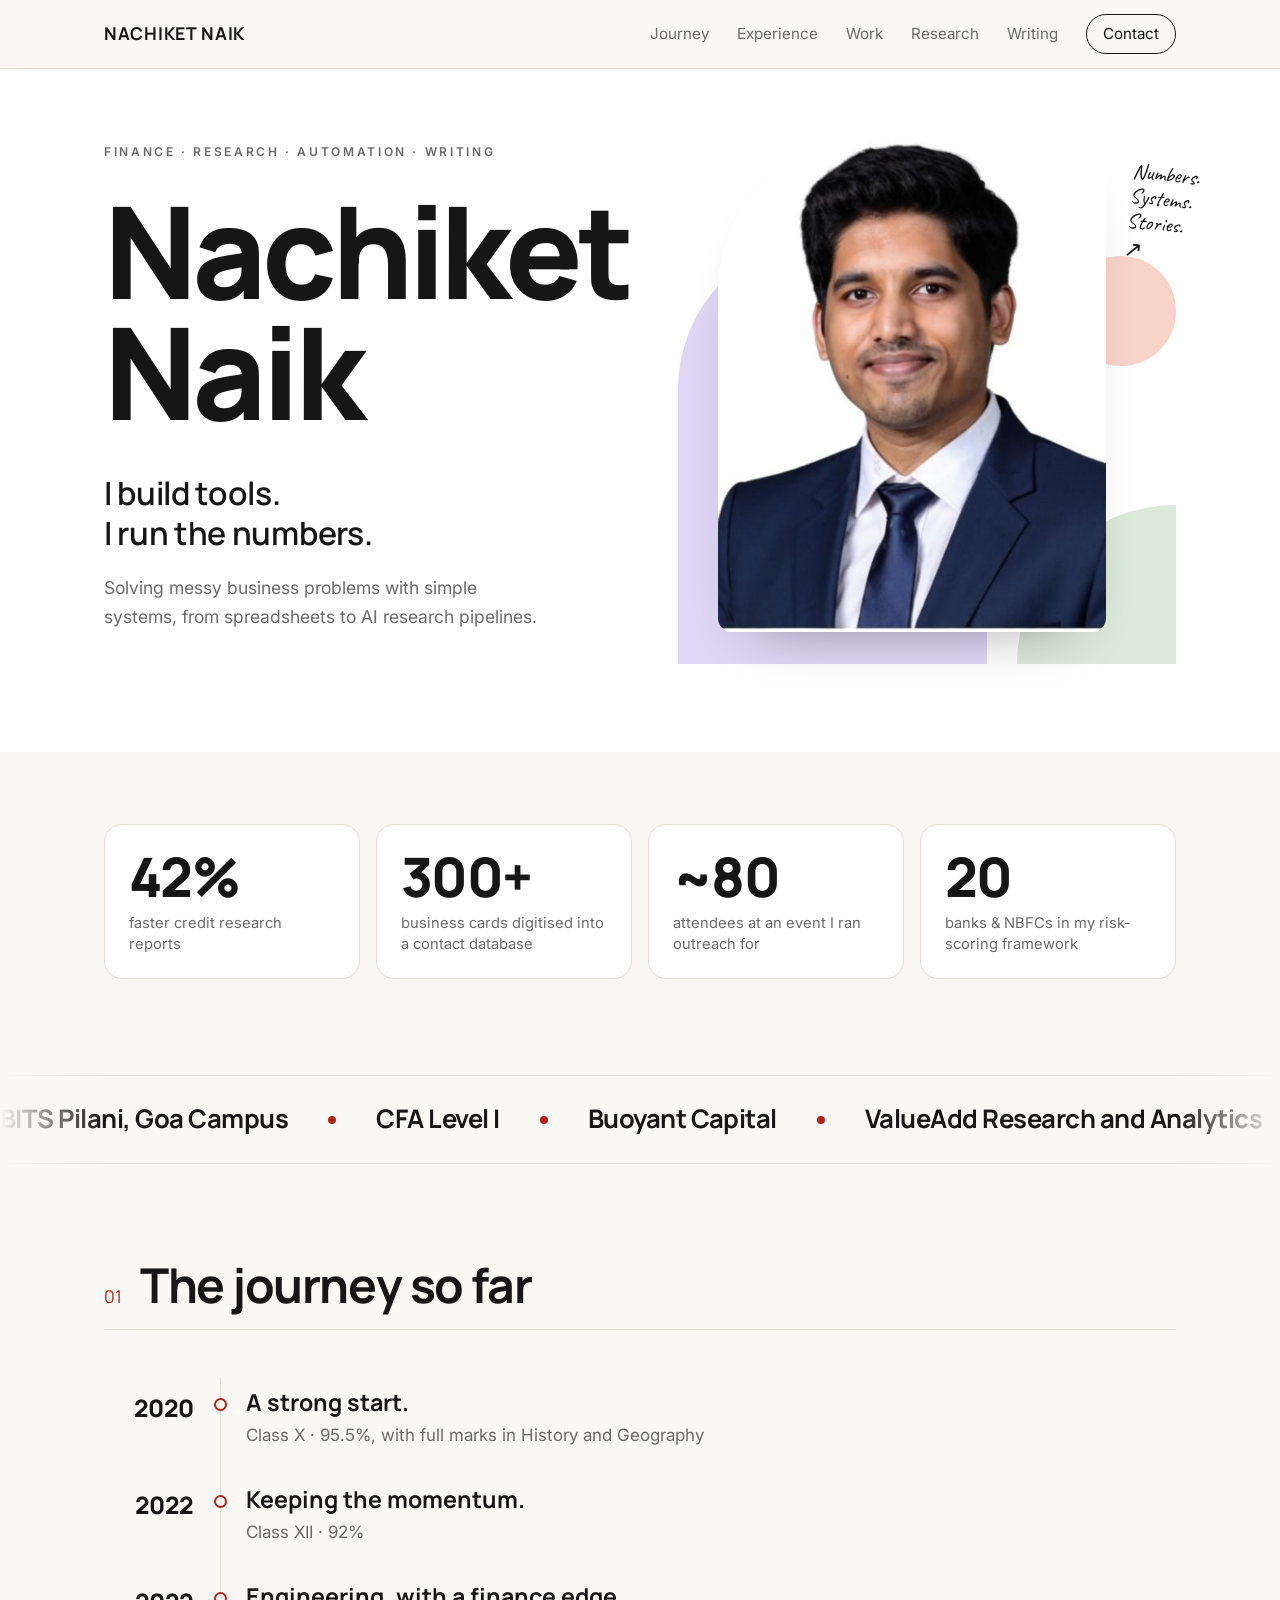
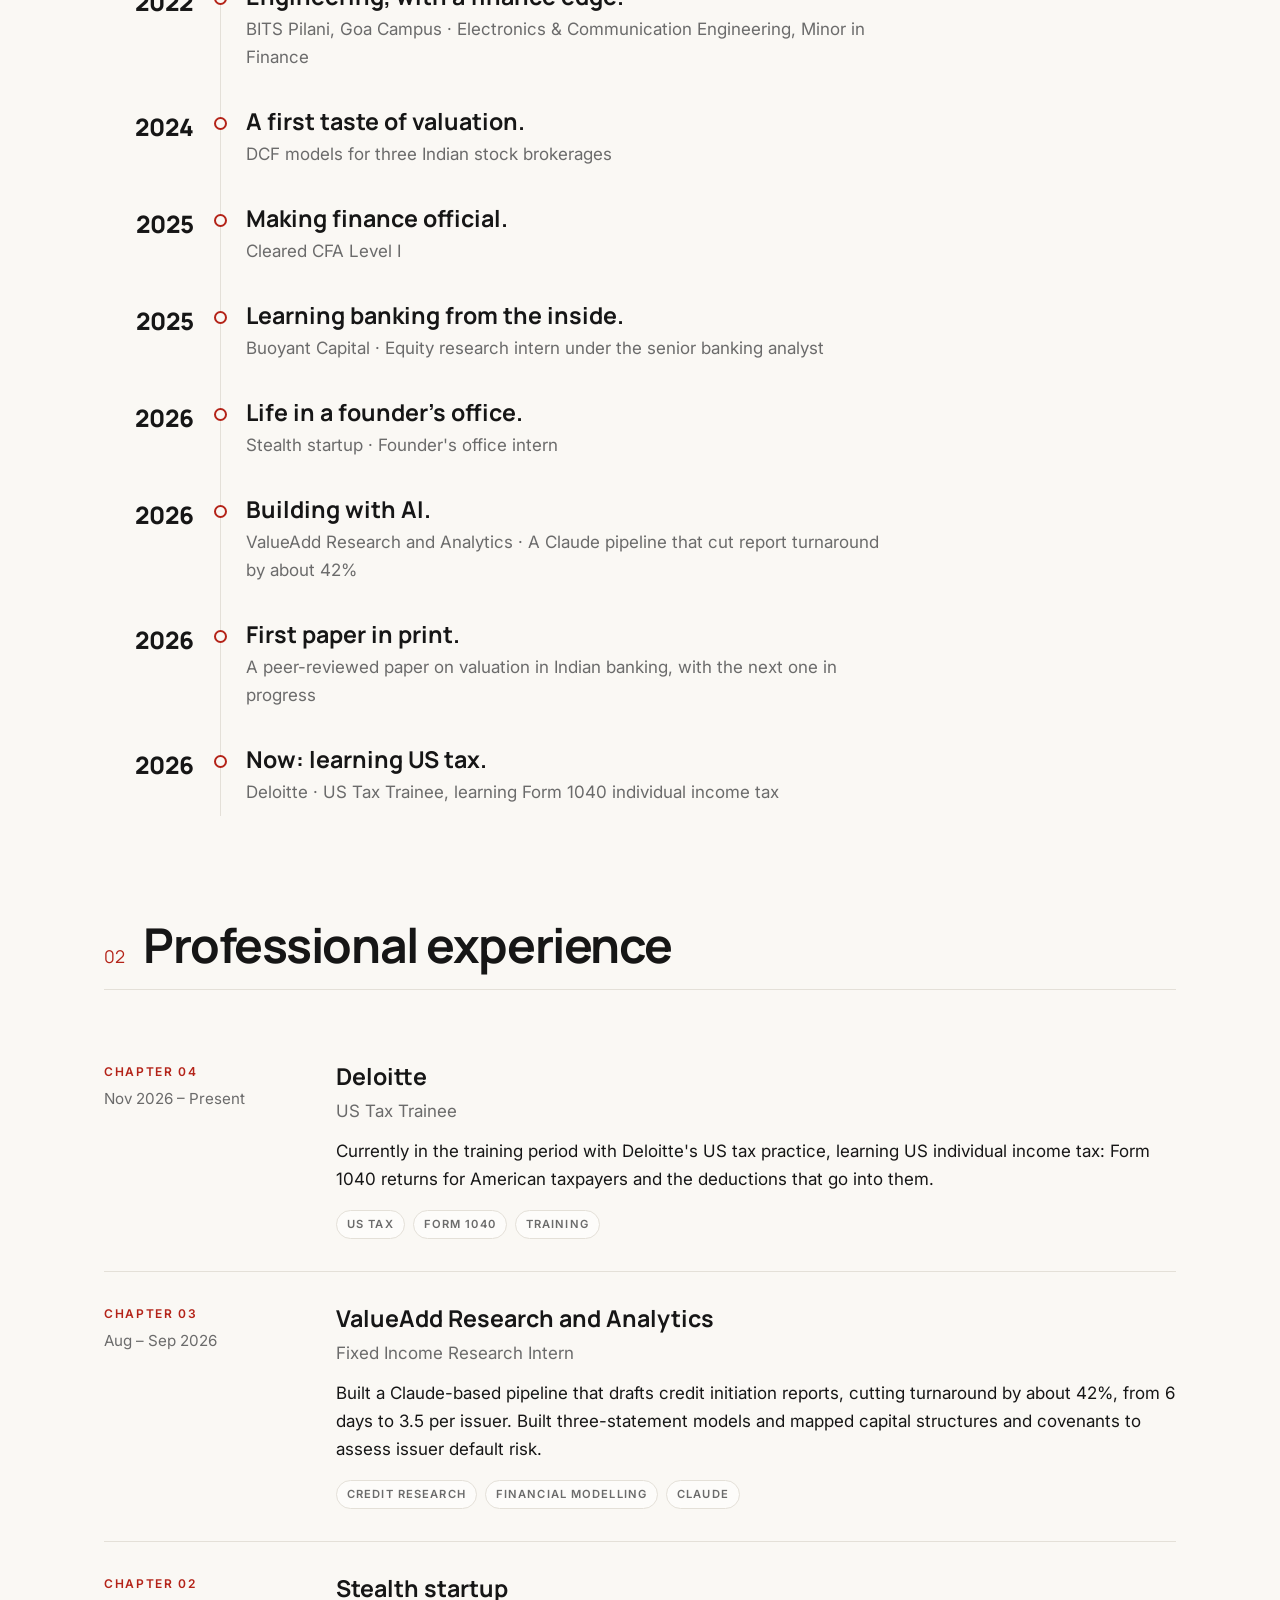
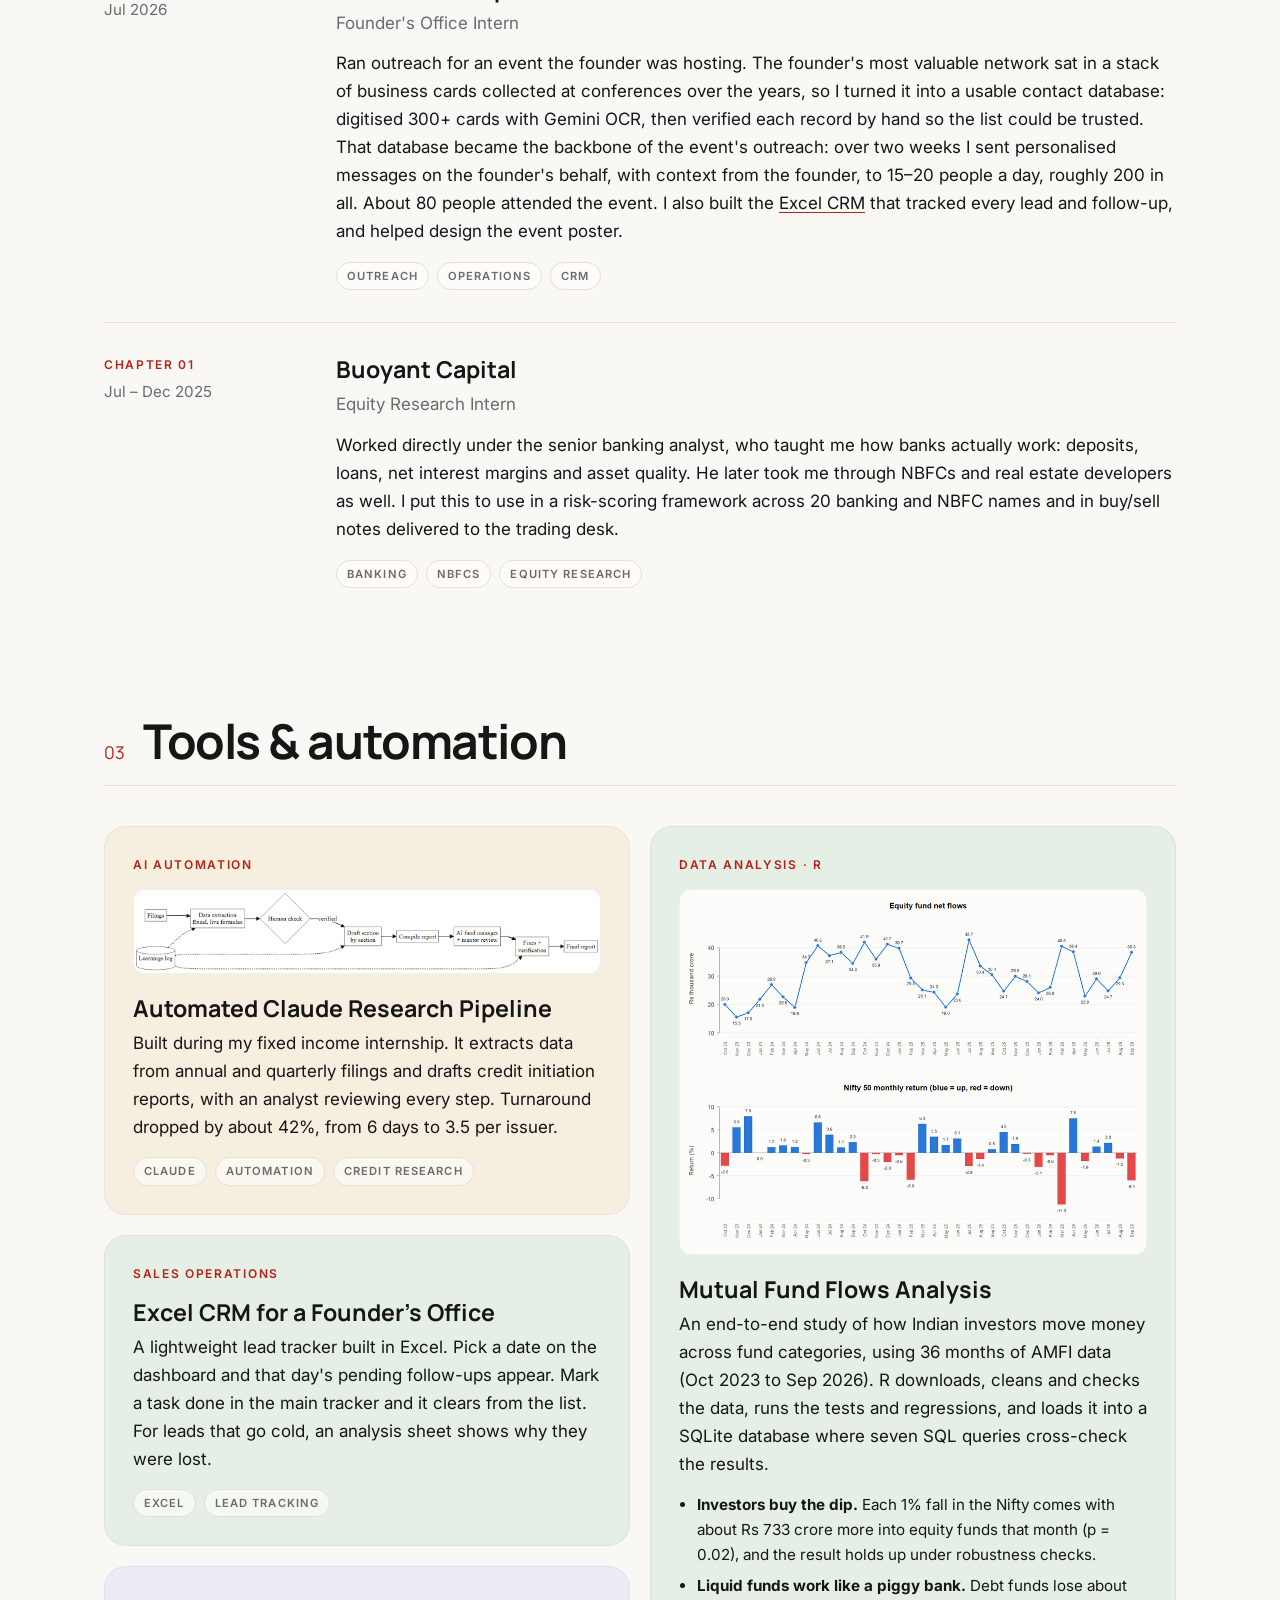
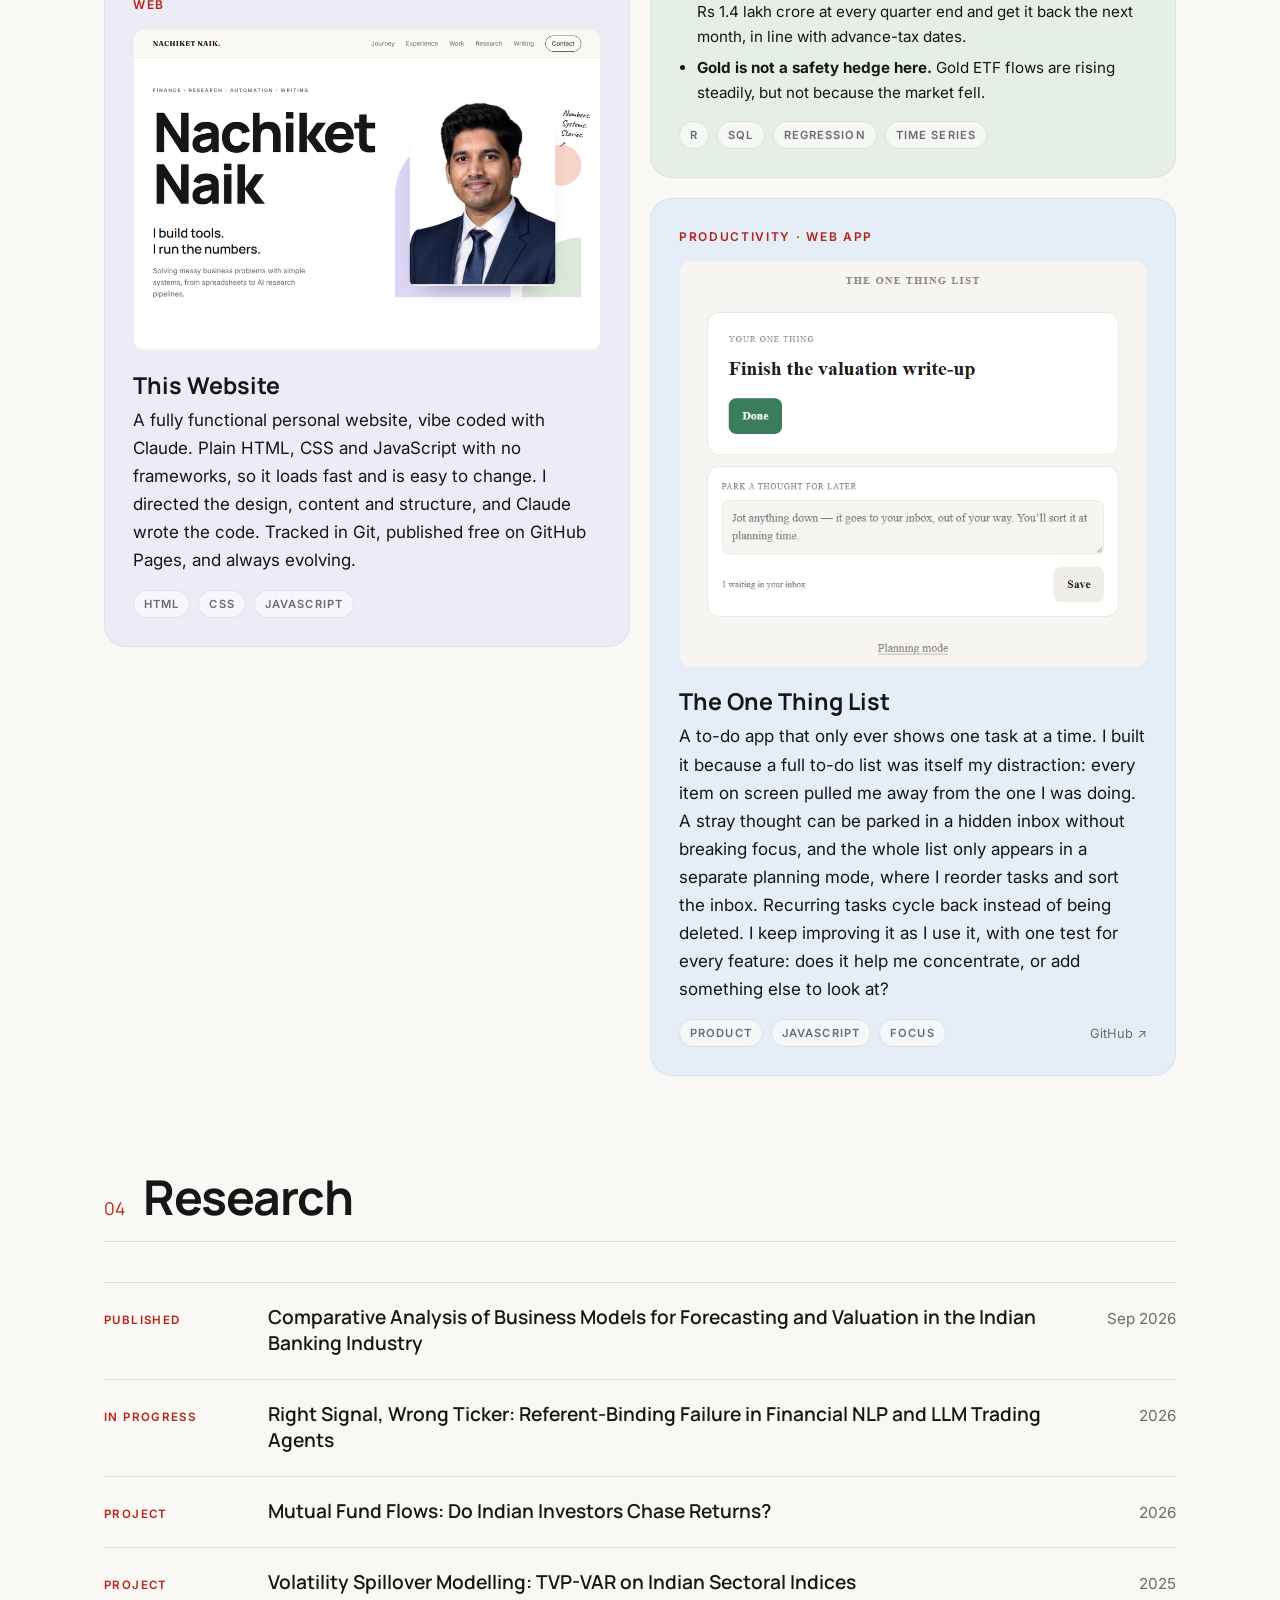
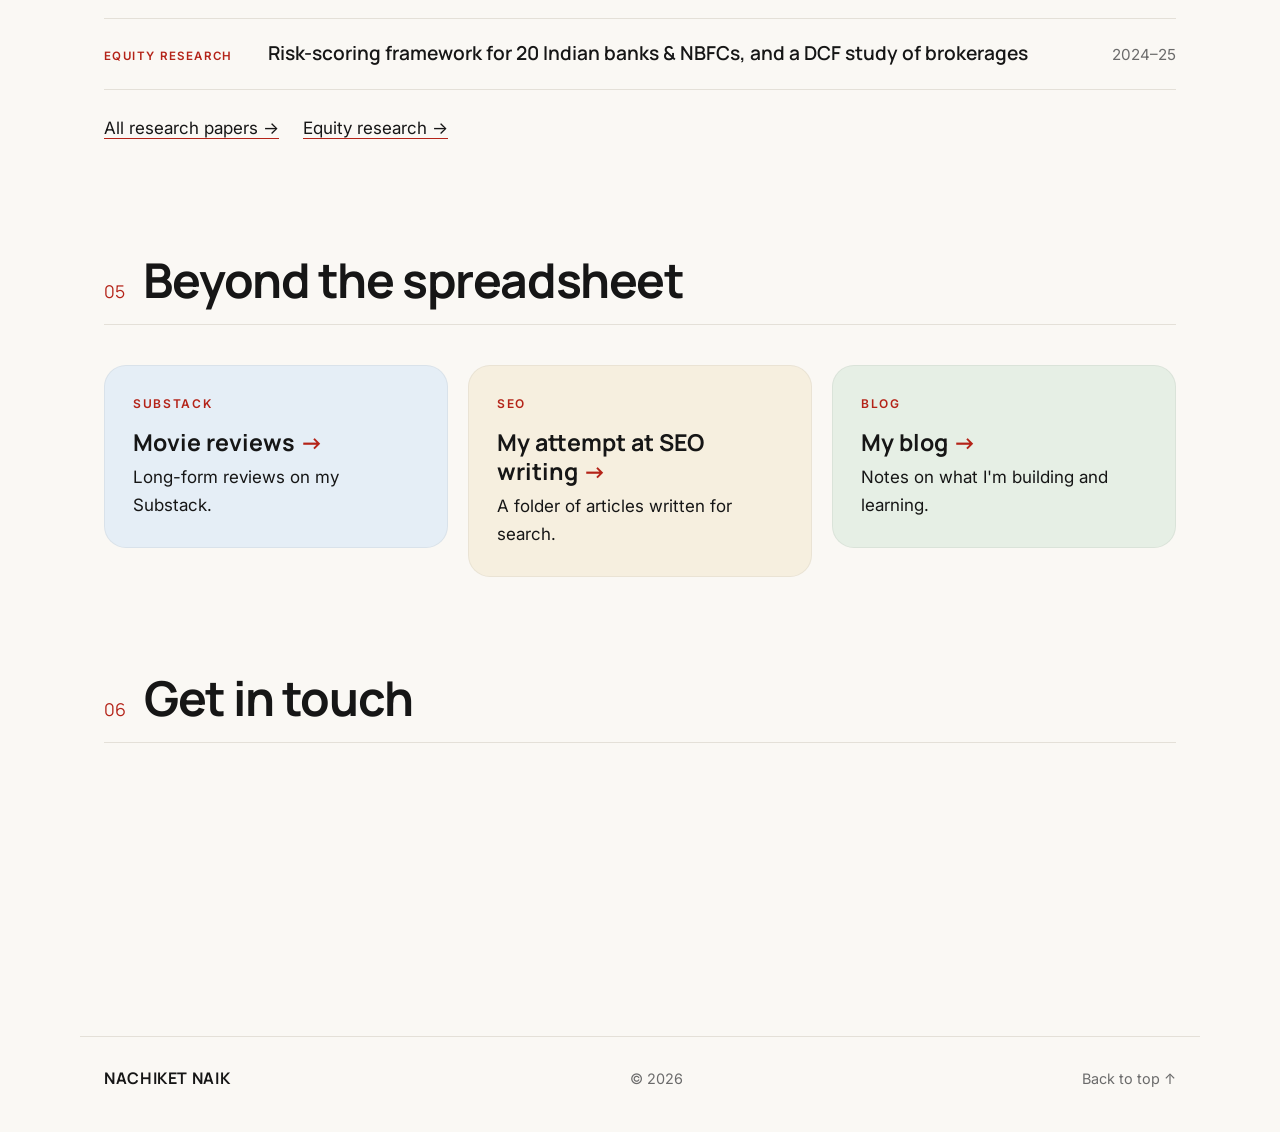
<file: index.html>
<!DOCTYPE html>
<html lang="en">
<head>
  <meta charset="UTF-8">
  <meta name="viewport" content="width=device-width, initial-scale=1.0">
  <link rel="icon" type="image/png" sizes="32x32" href="images/favicon-32.png">
  <link rel="apple-touch-icon" href="images/apple-touch-icon.png">
  <title>Nachiket Naik</title>
  <meta name="description" content="Nachiket Naik: finance, research and automation.">
  <meta property="og:type" content="website">
  <meta property="og:title" content="Nachiket Naik">
  <meta property="og:description" content="Nachiket Naik: finance, research and automation.">
  <meta property="og:url" content="https://nachiketnaik-cmd.github.io/">
  <meta property="og:image" content="https://nachiketnaik-cmd.github.io/images/og-image.png">
  <meta property="og:image:width" content="1200">
  <meta property="og:image:height" content="630">
  <meta name="twitter:card" content="summary_large_image">
  <link rel="preconnect" href="https://fonts.googleapis.com">
  <link rel="preconnect" href="https://fonts.gstatic.com" crossorigin>
  <link rel="stylesheet" href="https://fonts.googleapis.com/css2?family=Inter:wght@400;500;600&family=Manrope:wght@400;500;600;700;800&family=Caveat:wght@500&display=swap">
  <link rel="stylesheet" href="style.css?v=20261127">
  <script>document.documentElement.classList.add("js");</script>
</head>
<body>
  <a class="skip" href="#main">Skip to content</a>

  <header class="site-header">
    <div class="wrap header-inner">
      <a class="wordmark" href="#top">NACHIKET NAIK</a>
      <button class="menu-toggle" aria-label="Open menu" aria-expanded="false" aria-controls="nav">
        <span></span><span></span><span></span>
      </button>
      <nav class="nav" id="nav">
        <a href="#journey">Journey</a>
        <a href="#experience">Experience</a>
        <a href="#work">Work</a>
        <a href="#research">Research</a>
        <a href="#writing">Writing</a>
        <a href="#contact" class="nav-cta">Contact</a>
      </nav>
    </div>
  </header>

  <main id="main">
    <!-- Hero -->
    <section class="hero" id="top">
      <div class="wrap hero-grid">
        <div class="hero-text">
          <p class="eyebrow">Finance · Research · Automation · Writing</p>
          <h1>Nachiket<br>Naik</h1>
          <p class="lede">I build tools.<br>I run the numbers.</p>
          <p class="intro">
            Solving messy business problems with simple systems, from spreadsheets
            to AI research pipelines.
          </p>
        </div>

        <div class="hero-visual">
          <span class="shape shape-arch"></span>
          <span class="shape shape-circle"></span>
          <span class="shape shape-quarter"></span>
          <div class="photo">
            <img src="images/me.jpg" alt="Portrait of Nachiket Naik">
          </div>
          <p class="handnote">Numbers.<br>Systems.<br>Stories.</p>
        </div>
      </div>
    </section>

    <!-- Stats -->
    <section class="wrap stats">
      <div class="stat reveal"><strong>42%</strong><span>faster credit research reports</span></div>
      <div class="stat reveal"><strong>300+</strong><span>business cards digitised into a contact database</span></div>
      <div class="stat reveal"><strong>~80</strong><span>attendees at an event I ran outreach for</span></div>
      <div class="stat reveal"><strong>20</strong><span>banks &amp; NBFCs in my risk-scoring framework</span></div>
    </section>

    <!-- Band of places I've studied and worked -->
    <section class="band" aria-label="Places I've studied and worked">
      <div class="band-track">
        <ul class="band-list">
          <li>BITS Pilani, Goa Campus</li>
          <li>CFA Level I</li>
          <li>Buoyant Capital</li>
          <li>ValueAdd Research and Analytics</li>
          <li>Deloitte</li>
          <li>BITS Pilani, Goa Campus</li>
          <li>CFA Level I</li>
          <li>Buoyant Capital</li>
          <li>ValueAdd Research and Analytics</li>
          <li>Deloitte</li>
        </ul>
        <ul class="band-list" aria-hidden="true">
          <li>BITS Pilani, Goa Campus</li>
          <li>CFA Level I</li>
          <li>Buoyant Capital</li>
          <li>ValueAdd Research and Analytics</li>
          <li>Deloitte</li>
          <li>BITS Pilani, Goa Campus</li>
          <li>CFA Level I</li>
          <li>Buoyant Capital</li>
          <li>ValueAdd Research and Analytics</li>
          <li>Deloitte</li>
        </ul>
      </div>
    </section>

    <!-- 01 Journey -->
    <section class="wrap section" id="journey">
      <div class="section-head reveal">
        <span class="num">01</span>
        <h2>The journey so far</h2>
      </div>

      <ol class="timeline">
        <li class="reveal">
          <span class="t-year">2020</span>
          <div class="t-body"><h3>A strong start.</h3><p>Class X · 95.5%, with full marks in History and Geography</p></div>
        </li>
        <li class="reveal">
          <span class="t-year">2022</span>
          <div class="t-body"><h3>Keeping the momentum.</h3><p>Class XII · 92%</p></div>
        </li>
        <li class="reveal">
          <span class="t-year">2022</span>
          <div class="t-body"><h3>Engineering, with a finance edge.</h3><p>BITS Pilani, Goa Campus · Electronics &amp; Communication Engineering, Minor in Finance</p></div>
        </li>
        <li class="reveal">
          <span class="t-year">2024</span>
          <div class="t-body"><h3>A first taste of valuation.</h3><p>DCF models for three Indian stock brokerages</p></div>
        </li>
        <li class="reveal">
          <span class="t-year">2025</span>
          <div class="t-body"><h3>Making finance official.</h3><p>Cleared CFA Level I</p></div>
        </li>
        <li class="reveal">
          <span class="t-year">2025</span>
          <div class="t-body"><h3>Learning banking from the inside.</h3><p>Buoyant Capital · Equity research intern under the senior banking analyst</p></div>
        </li>
        <li class="reveal">
          <span class="t-year">2026</span>
          <div class="t-body"><h3>Life in a founder's office.</h3><p>Stealth startup · Founder's office intern</p></div>
        </li>
        <li class="reveal">
          <span class="t-year">2026</span>
          <div class="t-body"><h3>Building with AI.</h3><p>ValueAdd Research and Analytics · A Claude pipeline that cut report turnaround by about 42%</p></div>
        </li>
        <li class="reveal">
          <span class="t-year">2026</span>
          <div class="t-body"><h3>First paper in print.</h3><p>A peer-reviewed paper on valuation in Indian banking, with the next one in progress</p></div>
        </li>
        <li class="reveal">
          <span class="t-year">2026</span>
          <div class="t-body"><h3>Now: learning US tax.</h3><p>Deloitte · US Tax Trainee, learning Form 1040 individual income tax</p></div>
        </li>
      </ol>
    </section>

    <!-- 02 Experience -->
    <section class="wrap section" id="experience">
      <div class="section-head reveal">
        <span class="num">02</span>
        <h2>Professional experience</h2>
      </div>

      <article class="chapter reveal">
        <div class="chapter-meta">
          <span class="chapter-no">Chapter 04</span>
          <span class="dates">Nov 2026 – Present</span>
        </div>
        <div class="chapter-body">
          <h3>Deloitte</h3>
          <p class="role">US Tax Trainee</p>
          <p>
            Currently in the training period with Deloitte's US tax practice, learning US individual
            income tax: Form 1040 returns for American taxpayers and the deductions that go into them.
          </p>
          <p class="tags"><span>US tax</span><span>Form 1040</span><span>Training</span></p>
        </div>
      </article>

      <article class="chapter reveal">
        <div class="chapter-meta">
          <span class="chapter-no">Chapter 03</span>
          <span class="dates">Aug – Sep 2026</span>
        </div>
        <div class="chapter-body">
          <h3>ValueAdd Research and Analytics</h3>
          <p class="role">Fixed Income Research Intern</p>
          <p>
            Built a Claude-based pipeline that drafts credit initiation reports, cutting turnaround
            by about 42%, from 6 days to 3.5 per issuer. Built three-statement models and mapped
            capital structures and covenants to assess issuer default risk.
          </p>
          <p class="tags"><span>Credit research</span><span>Financial modelling</span><span>Claude</span></p>
        </div>
      </article>

      <article class="chapter reveal">
        <div class="chapter-meta">
          <span class="chapter-no">Chapter 02</span>
          <span class="dates">Jul 2026</span>
        </div>
        <div class="chapter-body">
          <h3>Stealth startup</h3>
          <p class="role">Founder's Office Intern</p>
          <p>
            Ran outreach for an event the founder was hosting. The founder's most valuable network
            sat in a stack of business cards collected at conferences over the years, so I turned it
            into a usable contact database: digitised 300+ cards with Gemini OCR, then verified each
            record by hand so the list could be trusted. That database became the backbone of the
            event's outreach: over two weeks I sent personalised messages on the founder's behalf,
            with context from the founder, to 15&ndash;20 people a day, roughly 200 in all. About 80
            people attended the event. I also built the <a href="https://docs.google.com/spreadsheets/d/1djXH0H6pNZsDVqgVuht3K2jzTagbwj2F/edit?usp=sharing">Excel CRM</a> that tracked
            every lead and follow-up, and helped design the event poster.
          </p>
          <p class="tags"><span>Outreach</span><span>Operations</span><span>CRM</span></p>
        </div>
      </article>

      <article class="chapter reveal">
        <div class="chapter-meta">
          <span class="chapter-no">Chapter 01</span>
          <span class="dates">Jul – Dec 2025</span>
        </div>
        <div class="chapter-body">
          <h3>Buoyant Capital</h3>
          <p class="role">Equity Research Intern</p>
          <p>
            Worked directly under the senior banking analyst, who taught me how banks actually work:
            deposits, loans, net interest margins and asset quality. He later took me through NBFCs
            and real estate developers as well. I put this to use in a risk-scoring framework across
            20 banking and NBFC names and in buy/sell notes delivered to the trading desk.
          </p>
          <p class="tags"><span>Banking</span><span>NBFCs</span><span>Equity research</span></p>
        </div>
      </article>
    </section>

    <!-- 03 Work -->
    <section class="wrap section" id="work">
      <div class="section-head reveal">
        <span class="num">03</span>
        <h2>Tools &amp; automation</h2>
      </div>

      <div class="cards cards-masonry">
        <article class="card tint-cream reveal">
          <p class="label">AI automation</p>
          <img src="images/pipeline.png" alt="Flow of the pipeline: filings, data extraction, human check, section drafting, compile, AI fund manager and mentor review, fixes, final report, with a learnings log feeding each step" loading="lazy">
          <h3><a href="https://github.com/nachiketnaik-cmd/Credit-Research-pipeline">Automated Claude Research Pipeline</a></h3>
          <p>
            Built during my fixed income internship. It extracts data from annual and quarterly
            filings and drafts credit initiation reports, with an analyst reviewing every step.
            Turnaround dropped by about 42%, from 6 days to 3.5 per issuer.
          </p>
          <p class="tags"><span>Claude</span><span>Automation</span><span>Credit research</span></p>
        </article>

        <article class="card tint-sage reveal">
          <p class="label">Sales operations</p>
          <h3><a href="https://docs.google.com/spreadsheets/d/1djXH0H6pNZsDVqgVuht3K2jzTagbwj2F/edit?usp=sharing">Excel CRM for a Founder's Office</a></h3>
          <p>
            A lightweight lead tracker built in Excel. Pick a date on the dashboard and that day's
            pending follow-ups appear. Mark a task done in the main tracker and it clears from the
            list. For leads that go cold, an analysis sheet shows why they were lost.
          </p>
          <p class="tags"><span>Excel</span><span>Lead tracking</span></p>
        </article>

        <article class="card tint-lavender reveal">
          <p class="label">Web</p>
          <img src="images/website-new.png" alt="Screenshot of the home page of this website" loading="lazy">
          <h3><a href="https://github.com/nachiketnaik-cmd/nachiketnaik-cmd.github.io">This Website</a></h3>
          <p>
            A fully functional personal website, vibe coded with Claude. Plain HTML, CSS and
            JavaScript with no frameworks, so it loads fast and is easy to change. I directed the
            design, content and structure, and Claude wrote the code. Tracked in Git, published
            free on GitHub Pages, and always evolving.
          </p>
          <p class="tags"><span>HTML</span><span>CSS</span><span>JavaScript</span></p>
        </article>

        <article class="card tint-sage reveal">
          <p class="label">Data analysis · R</p>
          <img src="images/mf-flows.png" alt="Two charts: monthly equity fund net flows in India from October 2023 to September 2026, and Nifty 50 monthly returns" loading="lazy">
          <h3><a href="https://github.com/nachiketnaik-cmd/Mutual-funds-flows-dashboard">Mutual Fund Flows Analysis</a></h3>
          <p>
            An end-to-end study of how Indian investors move money across fund categories, using 36
            months of AMFI data (Oct 2023 to Sep 2026). R downloads, cleans and checks the data, runs
            the tests and regressions, and loads it into a SQLite database where seven SQL queries
            cross-check the results.
          </p>
          <ul class="findings">
            <li><strong>Investors buy the dip.</strong> Each 1% fall in the Nifty comes with about
              Rs 733 crore more into equity funds that month (p = 0.02), and the result holds up
              under robustness checks.</li>
            <li><strong>Liquid funds work like a piggy bank.</strong> Debt funds lose about
              Rs 1.4 lakh crore at every quarter end and get it back the next month, in line with
              advance-tax dates.</li>
            <li><strong>Gold is not a safety hedge here.</strong> Gold ETF flows are rising steadily,
              but not because the market fell.</li>
          </ul>
          <p class="tags"><span>R</span><span>SQL</span><span>Regression</span><span>Time series</span></p>
        </article>

        <article class="card tint-sky reveal">
          <p class="label">Productivity · Web app</p>
          <img src="images/one-thing-list.png" alt="The One Thing List showing a single task in focus, with a box below to park a thought for later" loading="lazy">
          <h3><a href="https://nachiketnaik-cmd.github.io/the-one-thing-list/">The One Thing List</a></h3>
          <p>
            A to-do app that only ever shows one task at a time. I built it because a full to-do list
            was itself my distraction: every item on screen pulled me away from the one I was doing.
            A stray thought can be parked in a hidden inbox without breaking focus, and the whole
            list only appears in a separate planning mode, where I reorder tasks and sort the inbox.
            Recurring tasks cycle back instead of being deleted. I keep improving it as I use it,
            with one test for every feature: does it help me concentrate, or add something else to
            look at?
          </p>
          <p class="tags"><span>Product</span><span>JavaScript</span><span>Focus</span><a class="code-link" href="https://github.com/nachiketnaik-cmd/the-one-thing-list">GitHub ↗</a></p>
        </article>

      </div>
    </section>

    <!-- 04 Research -->
    <section class="wrap section" id="research">
      <div class="section-head reveal">
        <span class="num">04</span>
        <h2>Research</h2>
      </div>

      <div class="list">
        <a class="row reveal" href="https://iaraedu.com/pdf/ijair-volume-13-issue-3-july-september-2026-125-132.pdf">
          <span class="row-tag">Published</span>
          <span class="row-title">Comparative Analysis of Business Models for Forecasting and Valuation in the Indian Banking Industry</span>
          <span class="row-date">Sep 2026</span>
        </a>
        <a class="row reveal" href="research.html">
          <span class="row-tag">In progress</span>
          <span class="row-title">Right Signal, Wrong Ticker: Referent-Binding Failure in Financial NLP and LLM Trading Agents</span>
          <span class="row-date">2026</span>
        </a>
        <a class="row reveal" href="https://github.com/nachiketnaik-cmd/Mutual-funds-flows-dashboard">
          <span class="row-tag">Project</span>
          <span class="row-title">Mutual Fund Flows: Do Indian Investors Chase Returns?</span>
          <span class="row-date">2026</span>
        </a>
        <a class="row reveal" href="https://github.com/nachiketnaik-cmd/TVP-VAR-analysis-on-Indian-Sectoral-Indices">
          <span class="row-tag">Project</span>
          <span class="row-title">Volatility Spillover Modelling: TVP-VAR on Indian Sectoral Indices</span>
          <span class="row-date">2025</span>
        </a>
        <a class="row reveal" href="equity-research.html">
          <span class="row-tag">Equity research</span>
          <span class="row-title">Risk-scoring framework for 20 Indian banks &amp; NBFCs, and a DCF study of brokerages</span>
          <span class="row-date">2024–25</span>
        </a>
      </div>
      <p class="more reveal"><a href="research.html">All research papers →</a> <a href="equity-research.html">Equity research →</a></p>
    </section>

    <!-- 05 Writing -->
    <section class="wrap section" id="writing">
      <div class="section-head reveal">
        <span class="num">05</span>
        <h2>Beyond the spreadsheet</h2>
      </div>

      <div class="cards cards-3">
        <a class="card card-link tint-sky reveal" href="https://substack.com/@manwiththewords">
          <p class="label">Substack</p>
          <h3>Movie reviews</h3>
          <p>Long-form reviews on my Substack.</p>
        </a>
        <a class="card card-link tint-cream reveal" href="https://drive.google.com/drive/folders/18H-LGqWN4wmkixLuVcTkFv6u15X6LTYh?usp=drive_link">
          <p class="label">SEO</p>
          <h3>My attempt at SEO writing</h3>
          <p>A folder of articles written for search.</p>
        </a>
        <a class="card card-link tint-sage reveal" href="writing.html">
          <p class="label">Blog</p>
          <h3>My blog</h3>
          <p>Notes on what I'm building and learning.</p>
        </a>
      </div>
    </section>

    <!-- 06 Contact -->
    <section class="wrap section contact" id="contact">
      <div class="section-head reveal">
        <span class="num">06</span>
        <h2>Get in touch</h2>
      </div>
      <p class="big reveal">The best way to reach me is by email.</p>
      <div class="buttons reveal">
        <a class="btn btn-dark" href="mailto:nachiketnaik2004@gmail.com">nachiketnaik2004@gmail.com</a>
        <a class="btn" href="https://drive.google.com/drive/folders/1wFFQSKEOxTUEQmf0k2F3AqR-EuUMV5s6?usp=sharing">Resume</a>
        <a class="btn" href="https://www.linkedin.com/in/-nachiketnaik/">LinkedIn</a>
        <a class="btn" href="https://x.com/nachi_naik">X</a>
        <a class="btn" href="https://github.com/nachiketnaik-cmd">GitHub</a>
      </div>
    </section>
  </main>

  <footer class="wrap footer">
    <span class="wordmark">NACHIKET NAIK</span>
    <span>&copy; 2026</span>
    <a href="#top">Back to top ↑</a>
  </footer>

  <script src="script.js?v=20261103"></script>
  <script data-goatcounter="https://nachiketnaik.goatcounter.com/count" async src="//gc.zgo.at/count.js"></script>
</body>
</html>
</file>
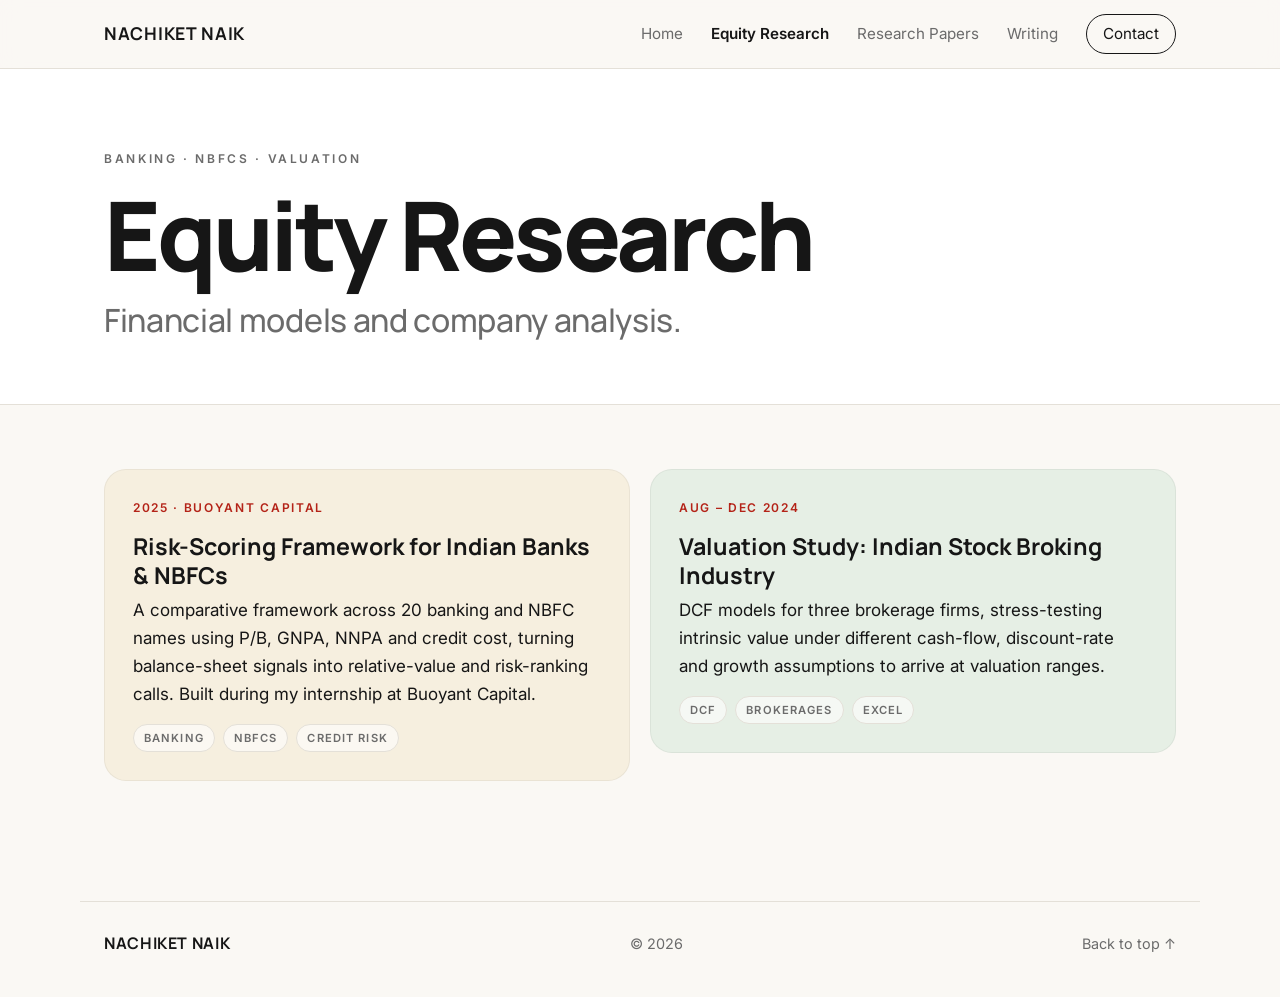
<file: equity-research.html>
<!DOCTYPE html>
<html lang="en">
<head>
  <meta charset="UTF-8">
  <meta name="viewport" content="width=device-width, initial-scale=1.0">
  <link rel="icon" type="image/png" sizes="32x32" href="images/favicon-32.png">
  <link rel="apple-touch-icon" href="images/apple-touch-icon.png">
  <title>Equity Research | Nachiket Naik</title>
  <meta name="description" content="Equity research and financial models by Nachiket Naik.">
  <meta property="og:type" content="website">
  <meta property="og:title" content="Equity Research | Nachiket Naik">
  <meta property="og:description" content="Equity research and financial models by Nachiket Naik.">
  <meta property="og:url" content="https://nachiketnaik-cmd.github.io/equity-research.html">
  <meta property="og:image" content="https://nachiketnaik-cmd.github.io/images/og-image.png">
  <meta property="og:image:width" content="1200">
  <meta property="og:image:height" content="630">
  <meta name="twitter:card" content="summary_large_image">
  <link rel="preconnect" href="https://fonts.googleapis.com">
  <link rel="preconnect" href="https://fonts.gstatic.com" crossorigin>
  <link rel="stylesheet" href="https://fonts.googleapis.com/css2?family=Inter:wght@400;500;600&family=Manrope:wght@400;500;600;700;800&display=swap">
  <link rel="stylesheet" href="style.css?v=20261127">
  <script>document.documentElement.classList.add("js");</script>
</head>
<body>
  <a class="skip" href="#main">Skip to content</a>

  <header class="site-header">
    <div class="wrap header-inner">
      <a class="wordmark" href="index.html">NACHIKET NAIK</a>
      <button class="menu-toggle" aria-label="Open menu" aria-expanded="false" aria-controls="nav">
        <span></span><span></span><span></span>
      </button>
      <nav class="nav" id="nav">
        <a href="index.html">Home</a>
        <a href="equity-research.html" class="active">Equity Research</a>
        <a href="research.html">Research Papers</a>
        <a href="writing.html">Writing</a>
        <a href="index.html#contact" class="nav-cta">Contact</a>
      </nav>
    </div>
  </header>

  <main id="main">
    <section class="page-hero">
      <div class="wrap">
        <p class="eyebrow">Banking · NBFCs · Valuation</p>
        <h1>Equity Research</h1>
        <p class="lede">Financial models and company analysis.</p>
      </div>
    </section>

    <section class="wrap section">
      <!--
        To add a report, copy one <article class="card"> block and fill it in.
        To make a title downloadable, put the file in a "files" folder and wrap the
        title in <a href="files/report-name.pdf">...</a>.
      -->
      <div class="cards">
        <article class="card tint-cream reveal">
          <p class="label">2025 · Buoyant Capital</p>
          <h3>Risk-Scoring Framework for Indian Banks &amp; NBFCs</h3>
          <p>
            A comparative framework across 20 banking and NBFC names using P/B, GNPA, NNPA and credit
            cost, turning balance-sheet signals into relative-value and risk-ranking calls. Built
            during my internship at Buoyant Capital.
          </p>
          <p class="tags"><span>Banking</span><span>NBFCs</span><span>Credit risk</span></p>
        </article>

        <article class="card tint-sage reveal">
          <p class="label">Aug – Dec 2024</p>
          <h3>Valuation Study: Indian Stock Broking Industry</h3>
          <p>
            DCF models for three brokerage firms, stress-testing intrinsic value under different
            cash-flow, discount-rate and growth assumptions to arrive at valuation ranges.
          </p>
          <p class="tags"><span>DCF</span><span>Brokerages</span><span>Excel</span></p>
        </article>
      </div>
    </section>
  </main>

  <footer class="wrap footer">
    <span class="wordmark">NACHIKET NAIK</span>
    <span>&copy; 2026</span>
    <a href="#main">Back to top ↑</a>
  </footer>

  <script src="script.js?v=20261103"></script>
  <script data-goatcounter="https://nachiketnaik.goatcounter.com/count" async src="//gc.zgo.at/count.js"></script>
</body>
</html>
</file>
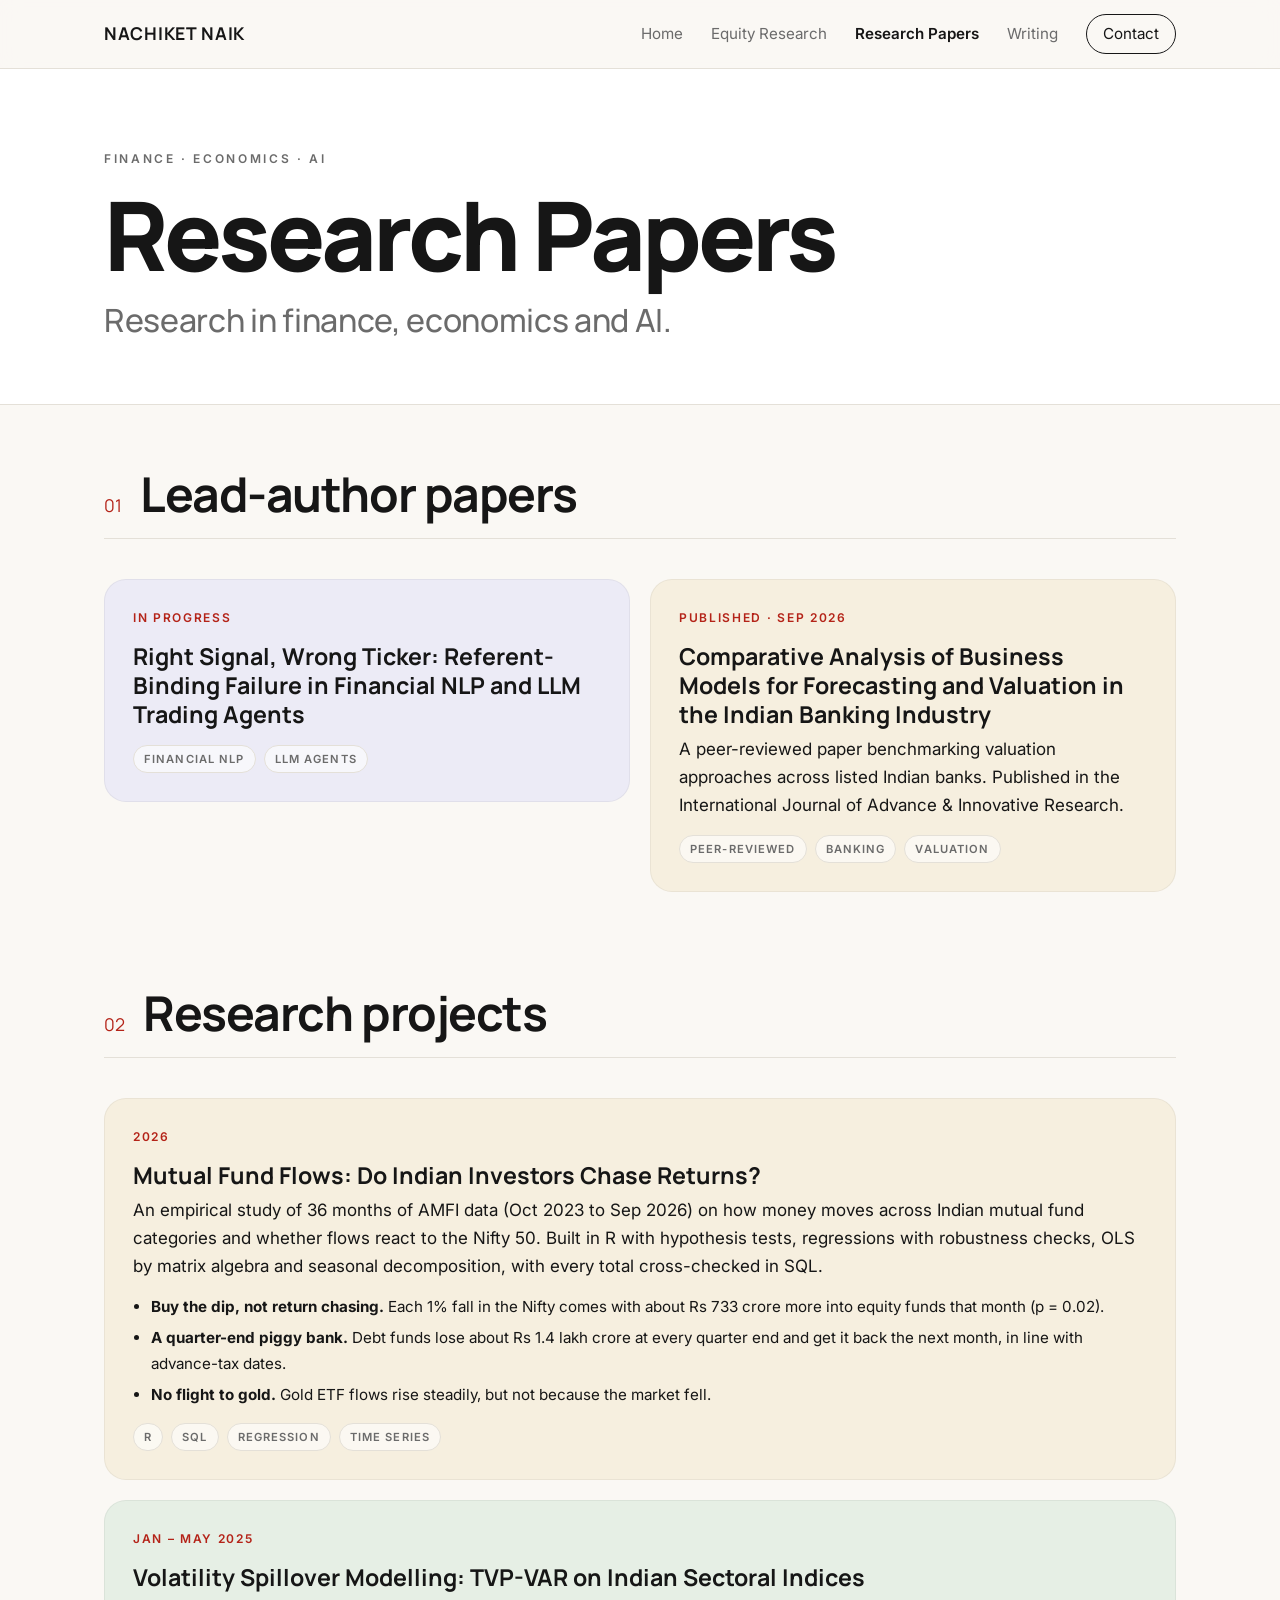
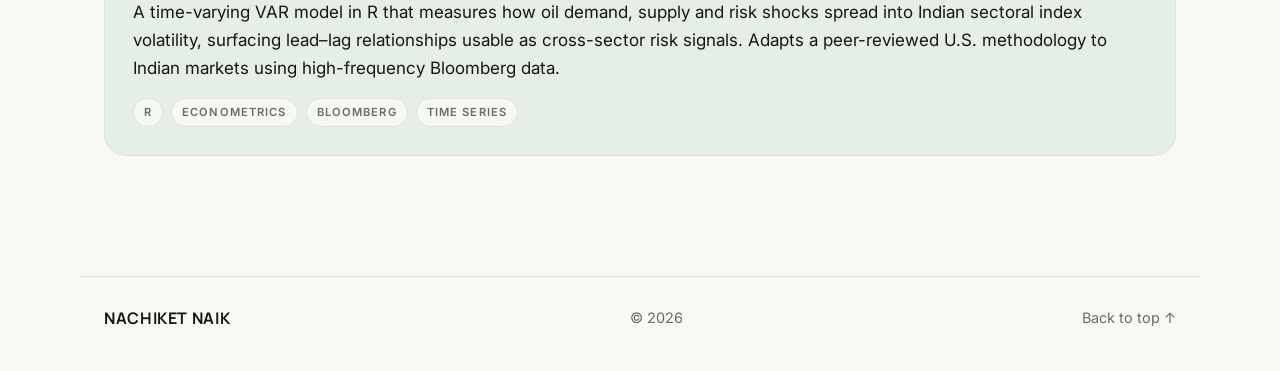
<file: research.html>
<!DOCTYPE html>
<html lang="en">
<head>
  <meta charset="UTF-8">
  <meta name="viewport" content="width=device-width, initial-scale=1.0">
  <link rel="icon" type="image/png" sizes="32x32" href="images/favicon-32.png">
  <link rel="apple-touch-icon" href="images/apple-touch-icon.png">
  <title>Research Papers | Nachiket Naik</title>
  <meta name="description" content="Research papers and projects by Nachiket Naik.">
  <meta property="og:type" content="website">
  <meta property="og:title" content="Research Papers | Nachiket Naik">
  <meta property="og:description" content="Research papers and projects by Nachiket Naik.">
  <meta property="og:url" content="https://nachiketnaik-cmd.github.io/research.html">
  <meta property="og:image" content="https://nachiketnaik-cmd.github.io/images/og-image.png">
  <meta property="og:image:width" content="1200">
  <meta property="og:image:height" content="630">
  <meta name="twitter:card" content="summary_large_image">
  <link rel="preconnect" href="https://fonts.googleapis.com">
  <link rel="preconnect" href="https://fonts.gstatic.com" crossorigin>
  <link rel="stylesheet" href="https://fonts.googleapis.com/css2?family=Inter:wght@400;500;600&family=Manrope:wght@400;500;600;700;800&display=swap">
  <link rel="stylesheet" href="style.css?v=20261127">
  <script>document.documentElement.classList.add("js");</script>
</head>
<body>
  <a class="skip" href="#main">Skip to content</a>

  <header class="site-header">
    <div class="wrap header-inner">
      <a class="wordmark" href="index.html">NACHIKET NAIK</a>
      <button class="menu-toggle" aria-label="Open menu" aria-expanded="false" aria-controls="nav">
        <span></span><span></span><span></span>
      </button>
      <nav class="nav" id="nav">
        <a href="index.html">Home</a>
        <a href="equity-research.html">Equity Research</a>
        <a href="research.html" class="active">Research Papers</a>
        <a href="writing.html">Writing</a>
        <a href="index.html#contact" class="nav-cta">Contact</a>
      </nav>
    </div>
  </header>

  <main id="main">
    <section class="page-hero">
      <div class="wrap">
        <p class="eyebrow">Finance · Economics · AI</p>
        <h1>Research Papers</h1>
        <p class="lede">Research in finance, economics and AI.</p>
      </div>
    </section>

    <section class="wrap section">
      <div class="section-head reveal">
        <span class="num">01</span>
        <h2>Lead-author papers</h2>
      </div>

      <div class="cards">
        <article class="card tint-lavender reveal">
          <p class="label">In progress</p>
          <h3>Right Signal, Wrong Ticker: Referent-Binding Failure in Financial NLP and LLM Trading Agents</h3>
          <p class="tags"><span>Financial NLP</span><span>LLM agents</span></p>
        </article>

        <article class="card tint-cream reveal">
          <p class="label">Published · Sep 2026</p>
          <h3><a href="https://iaraedu.com/pdf/ijair-volume-13-issue-3-july-september-2026-125-132.pdf">Comparative Analysis of Business Models for Forecasting and Valuation in the Indian Banking Industry</a></h3>
          <p>
            A peer-reviewed paper benchmarking valuation approaches across listed Indian banks.
            Published in the International Journal of Advance &amp; Innovative Research.
          </p>
          <p class="tags"><span>Peer-reviewed</span><span>Banking</span><span>Valuation</span></p>
        </article>
      </div>
    </section>

    <!-- Hidden until there is work to list
    <section class="wrap section">
      <div class="section-head reveal">
        <span class="num">02</span>
        <h2>Supporting research</h2>
      </div>
      <p>Research assistance with faculty, coming soon.</p>
    </section>
    -->

    <section class="wrap section">
      <div class="section-head reveal">
        <span class="num">02</span>
        <h2>Research projects</h2>
      </div>

      <article class="card tint-cream reveal">
        <p class="label">2026</p>
        <h3><a href="https://github.com/nachiketnaik-cmd/Mutual-funds-flows-dashboard">Mutual Fund Flows: Do Indian Investors Chase Returns?</a></h3>
        <p>
          An empirical study of 36 months of AMFI data (Oct 2023 to Sep 2026) on how money moves
          across Indian mutual fund categories and whether flows react to the Nifty 50. Built in R
          with hypothesis tests, regressions with robustness checks, OLS by matrix algebra and
          seasonal decomposition, with every total cross-checked in SQL.
        </p>
        <ul class="findings">
          <li><strong>Buy the dip, not return chasing.</strong> Each 1% fall in the Nifty comes with
            about Rs 733 crore more into equity funds that month (p = 0.02).</li>
          <li><strong>A quarter-end piggy bank.</strong> Debt funds lose about Rs 1.4 lakh crore at
            every quarter end and get it back the next month, in line with advance-tax dates.</li>
          <li><strong>No flight to gold.</strong> Gold ETF flows rise steadily, but not because the
            market fell.</li>
        </ul>
        <p class="tags"><span>R</span><span>SQL</span><span>Regression</span><span>Time series</span></p>
      </article>

      <article class="card tint-sage reveal">
        <p class="label">Jan – May 2025</p>
        <h3><a href="https://github.com/nachiketnaik-cmd/TVP-VAR-analysis-on-Indian-Sectoral-Indices">Volatility Spillover Modelling: TVP-VAR on Indian Sectoral Indices</a></h3>
        <p>
          A time-varying VAR model in R that measures how oil demand, supply and risk shocks spread
          into Indian sectoral index volatility, surfacing lead–lag relationships usable as
          cross-sector risk signals. Adapts a peer-reviewed U.S. methodology to Indian markets using
          high-frequency Bloomberg data.
        </p>
        <p class="tags"><span>R</span><span>Econometrics</span><span>Bloomberg</span><span>Time series</span></p>
      </article>
    </section>
  </main>

  <footer class="wrap footer">
    <span class="wordmark">NACHIKET NAIK</span>
    <span>&copy; 2026</span>
    <a href="#main">Back to top ↑</a>
  </footer>

  <script src="script.js?v=20261103"></script>
  <script data-goatcounter="https://nachiketnaik.goatcounter.com/count" async src="//gc.zgo.at/count.js"></script>
</body>
</html>
</file>
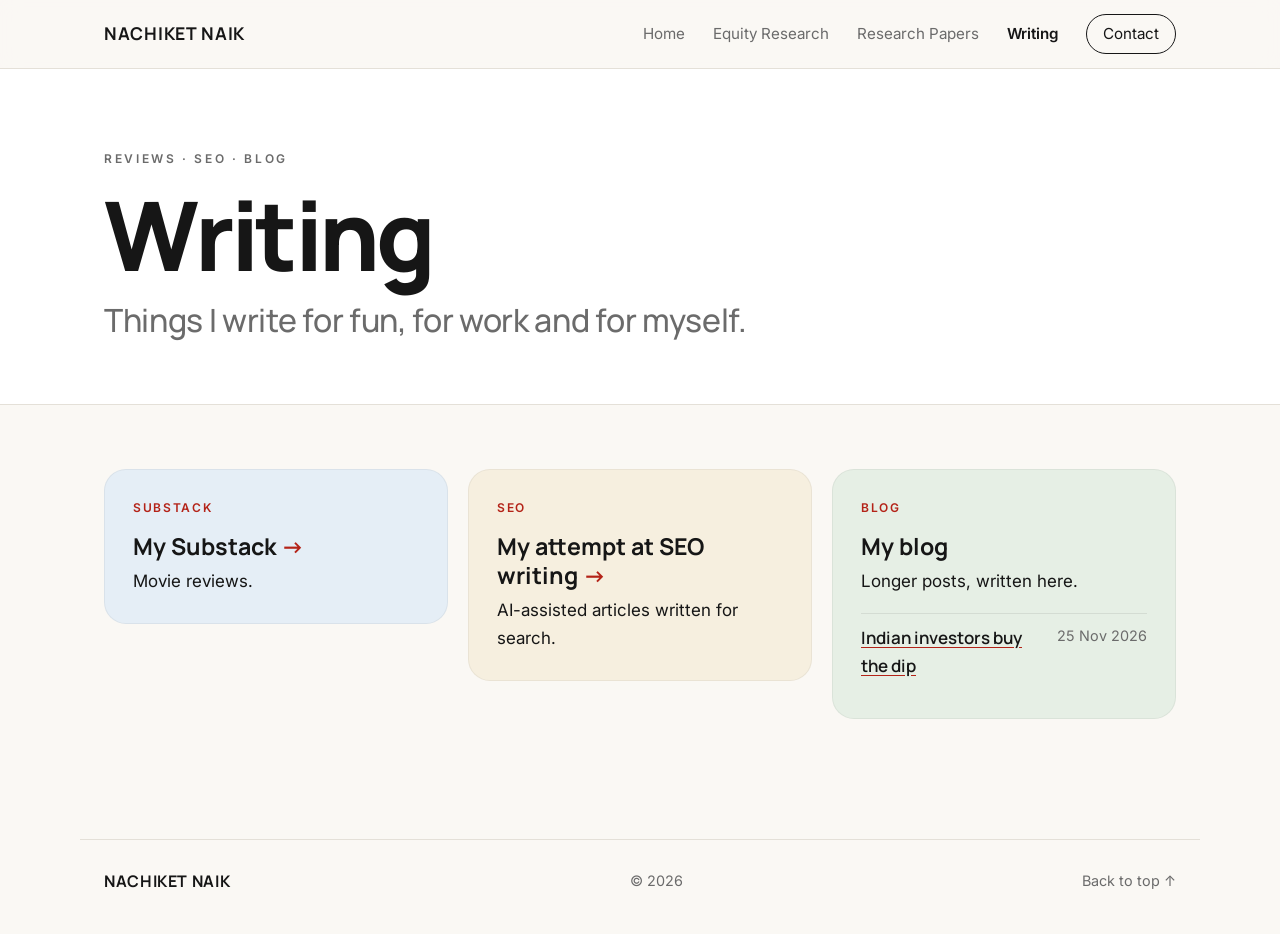
<file: writing.html>
<!DOCTYPE html>
<html lang="en">
<head>
  <meta charset="UTF-8">
  <meta name="viewport" content="width=device-width, initial-scale=1.0">
  <link rel="icon" type="image/png" sizes="32x32" href="images/favicon-32.png">
  <link rel="apple-touch-icon" href="images/apple-touch-icon.png">
  <title>Writing | Nachiket Naik</title>
  <meta name="description" content="Movie reviews, SEO writing and blog posts by Nachiket Naik.">
  <meta property="og:type" content="website">
  <meta property="og:title" content="Writing | Nachiket Naik">
  <meta property="og:description" content="Movie reviews, SEO writing and blog posts by Nachiket Naik.">
  <meta property="og:url" content="https://nachiketnaik-cmd.github.io/writing.html">
  <meta property="og:image" content="https://nachiketnaik-cmd.github.io/images/og-image.png">
  <meta property="og:image:width" content="1200">
  <meta property="og:image:height" content="630">
  <meta name="twitter:card" content="summary_large_image">
  <link rel="preconnect" href="https://fonts.googleapis.com">
  <link rel="preconnect" href="https://fonts.gstatic.com" crossorigin>
  <link rel="stylesheet" href="https://fonts.googleapis.com/css2?family=Inter:wght@400;500;600&family=Manrope:wght@400;500;600;700;800&display=swap">
  <link rel="stylesheet" href="style.css?v=20261127">
  <script>document.documentElement.classList.add("js");</script>
</head>
<body>
  <a class="skip" href="#main">Skip to content</a>

  <header class="site-header">
    <div class="wrap header-inner">
      <a class="wordmark" href="index.html">NACHIKET NAIK</a>
      <button class="menu-toggle" aria-label="Open menu" aria-expanded="false" aria-controls="nav">
        <span></span><span></span><span></span>
      </button>
      <nav class="nav" id="nav">
        <a href="index.html">Home</a>
        <a href="equity-research.html">Equity Research</a>
        <a href="research.html">Research Papers</a>
        <a href="writing.html" class="active">Writing</a>
        <a href="index.html#contact" class="nav-cta">Contact</a>
      </nav>
    </div>
  </header>

  <main id="main">
    <section class="page-hero">
      <div class="wrap">
        <p class="eyebrow">Reviews · SEO · Blog</p>
        <h1>Writing</h1>
        <p class="lede">Things I write for fun, for work and for myself.</p>
      </div>
    </section>

    <section class="wrap section">
      <div class="cards cards-3">
        <a class="card card-link tint-sky reveal" id="substack" href="https://substack.com/@manwiththewords">
          <p class="label">Substack</p>
          <h3>My Substack</h3>
          <p>Movie reviews.</p>
        </a>
        <a class="card card-link tint-cream reveal" id="seo" href="https://drive.google.com/drive/folders/18H-LGqWN4wmkixLuVcTkFv6u15X6LTYh?usp=drive_link">
          <p class="label">SEO</p>
          <h3>My attempt at SEO writing</h3>
          <p>AI-assisted articles written for search.</p>
        </a>
        <div class="card tint-sage reveal" id="blog">
          <p class="label">Blog</p>
          <h3>My blog</h3>
          <p>Longer posts, written here.</p>
          <!-- To add a post: copy posts/buy-the-dip.html, write it, and add a <li> at the top of this list -->
          <ul class="post-list">
            <li>
              <a href="posts/buy-the-dip.html">Indian investors buy the dip</a>
              <span class="date">25 Nov 2026</span>
            </li>
          </ul>
        </div>
      </div>
    </section>
  </main>

  <footer class="wrap footer">
    <span class="wordmark">NACHIKET NAIK</span>
    <span>&copy; 2026</span>
    <a href="#main">Back to top ↑</a>
  </footer>

  <script src="script.js?v=20261103"></script>
  <script data-goatcounter="https://nachiketnaik.goatcounter.com/count" async src="//gc.zgo.at/count.js"></script>
</body>
</html>
</file>
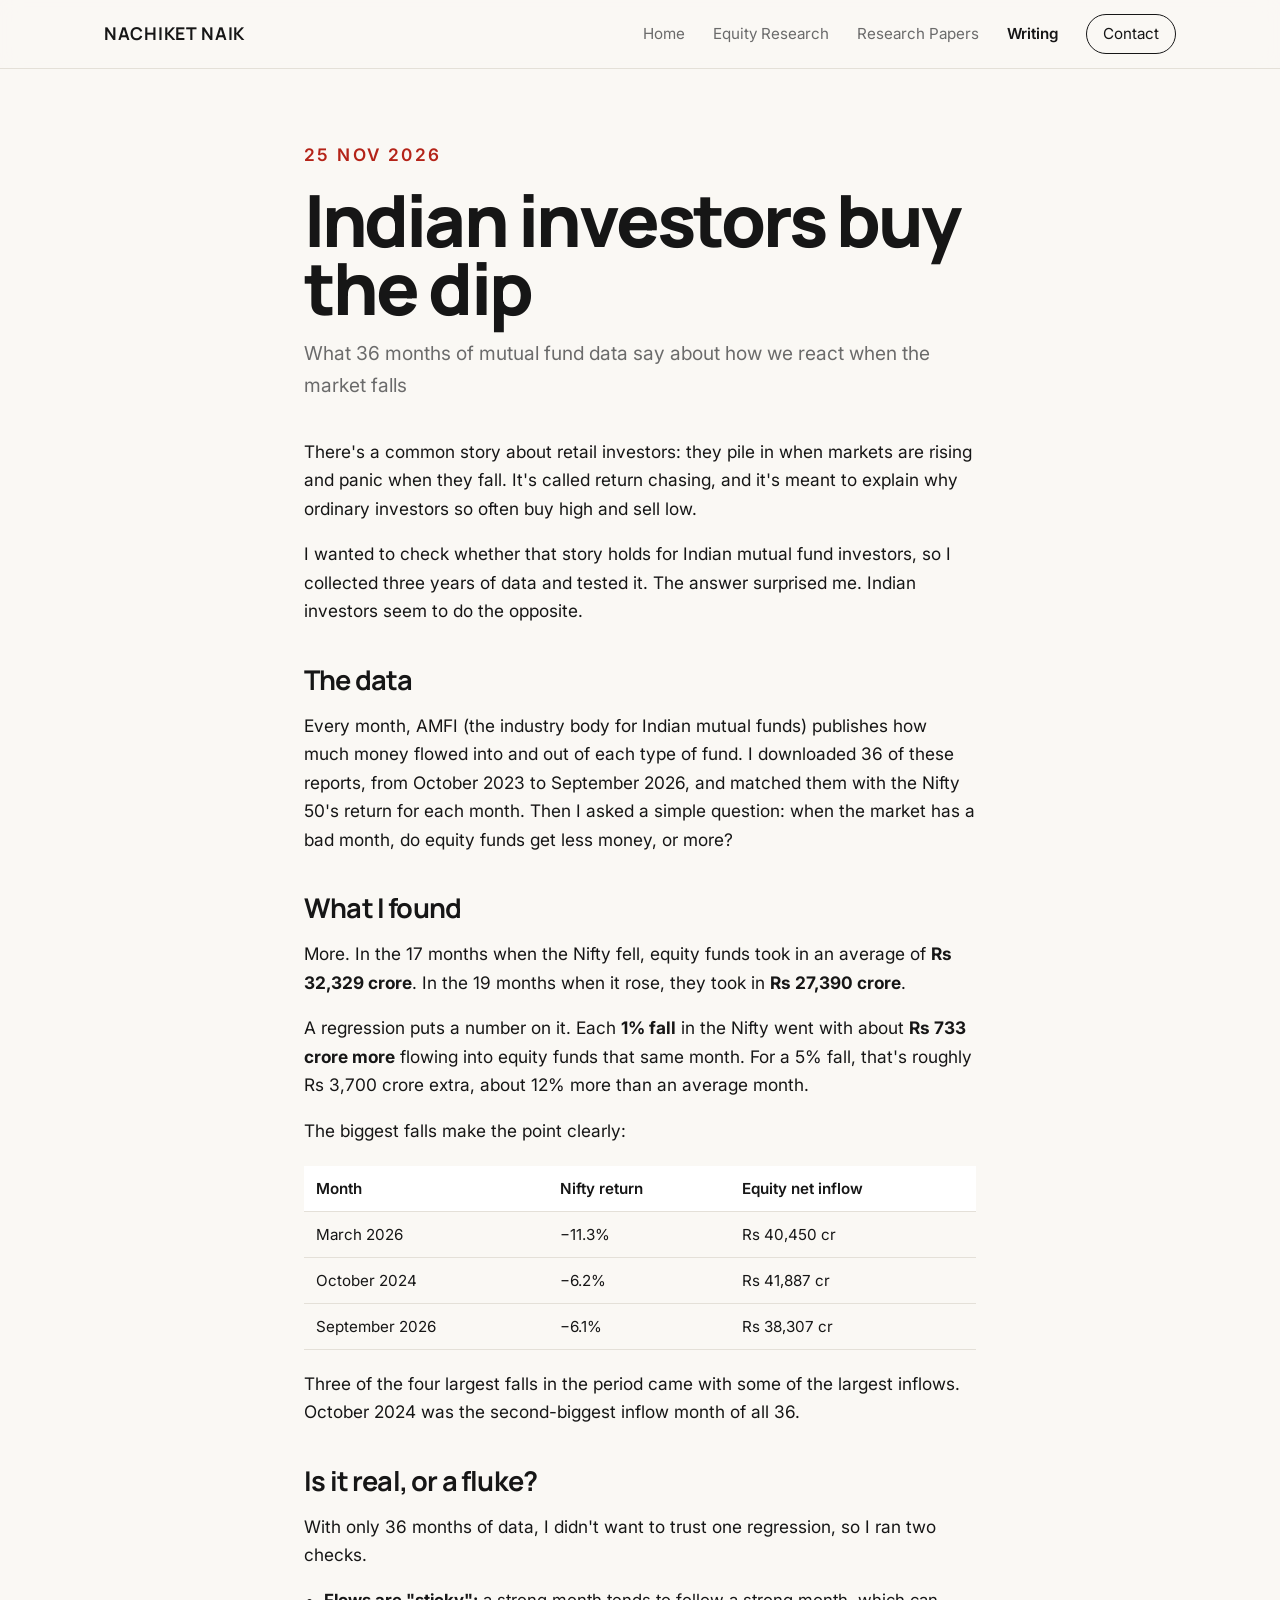
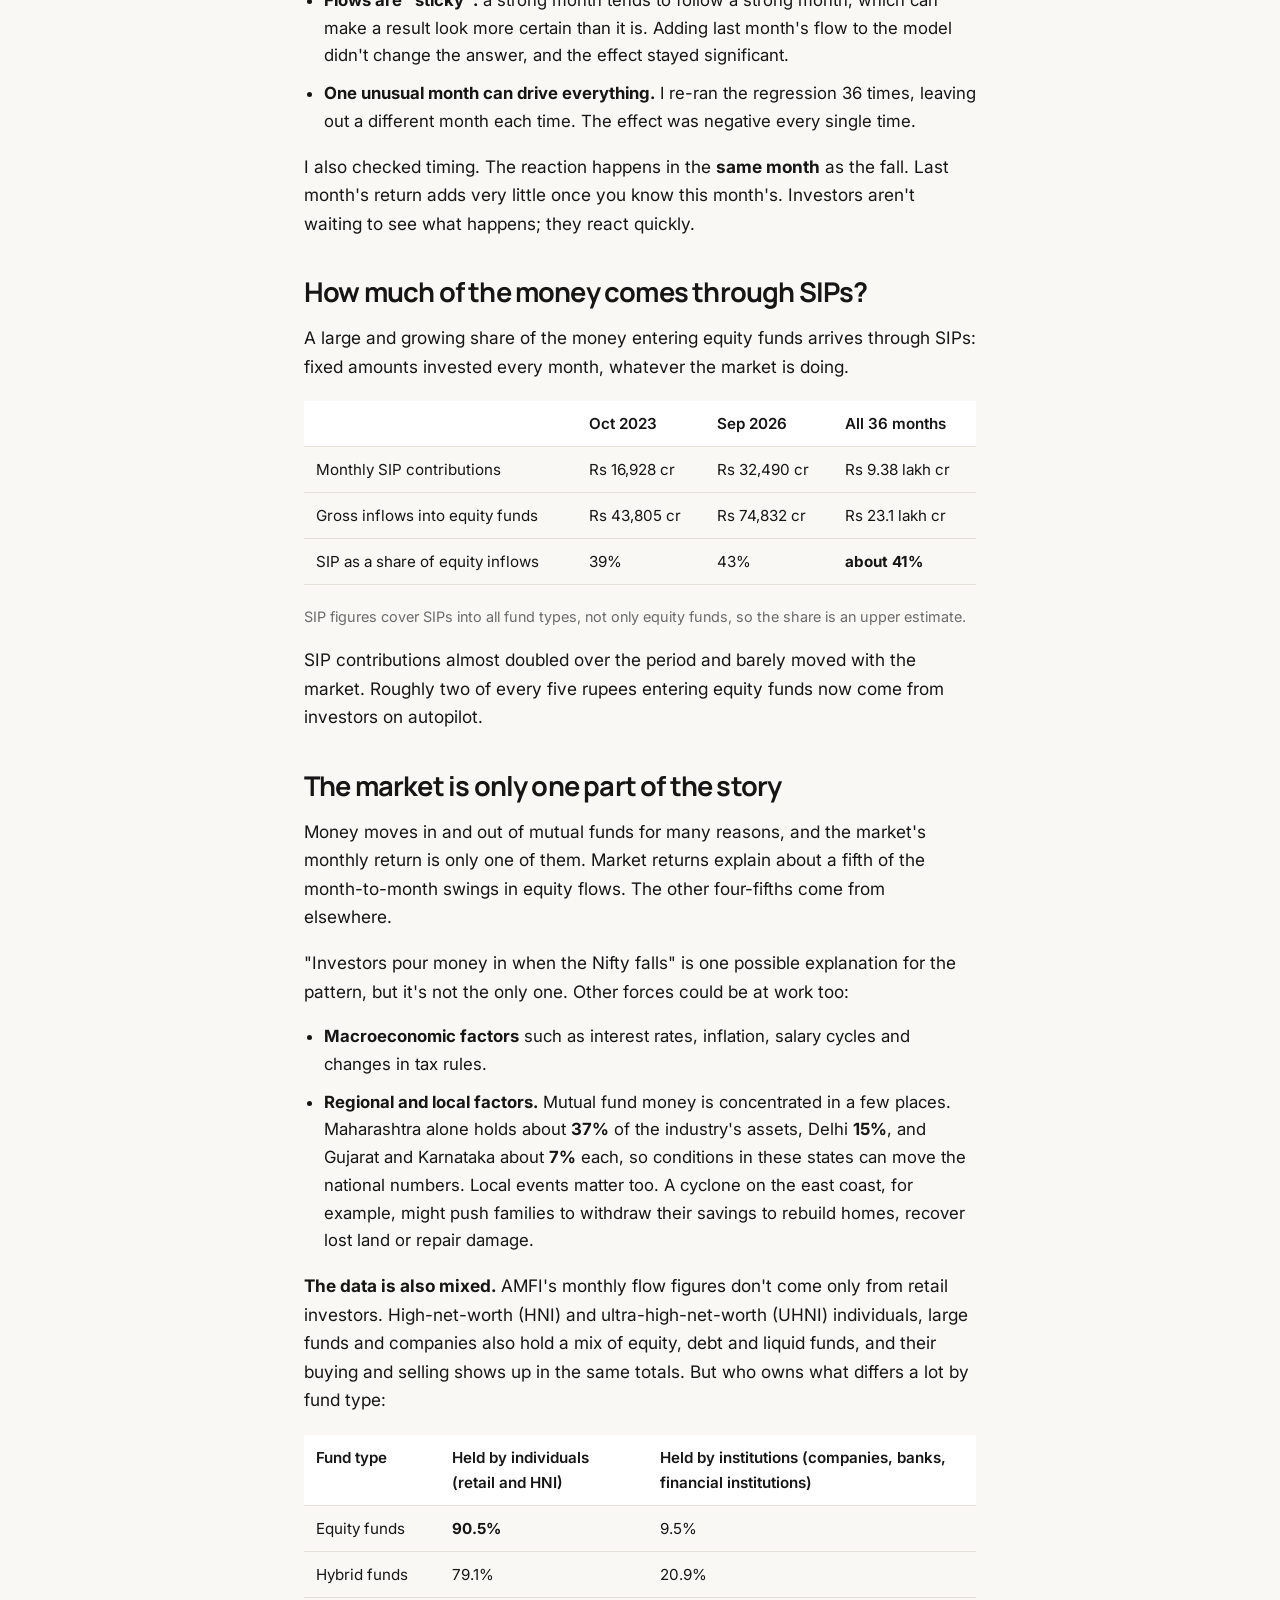
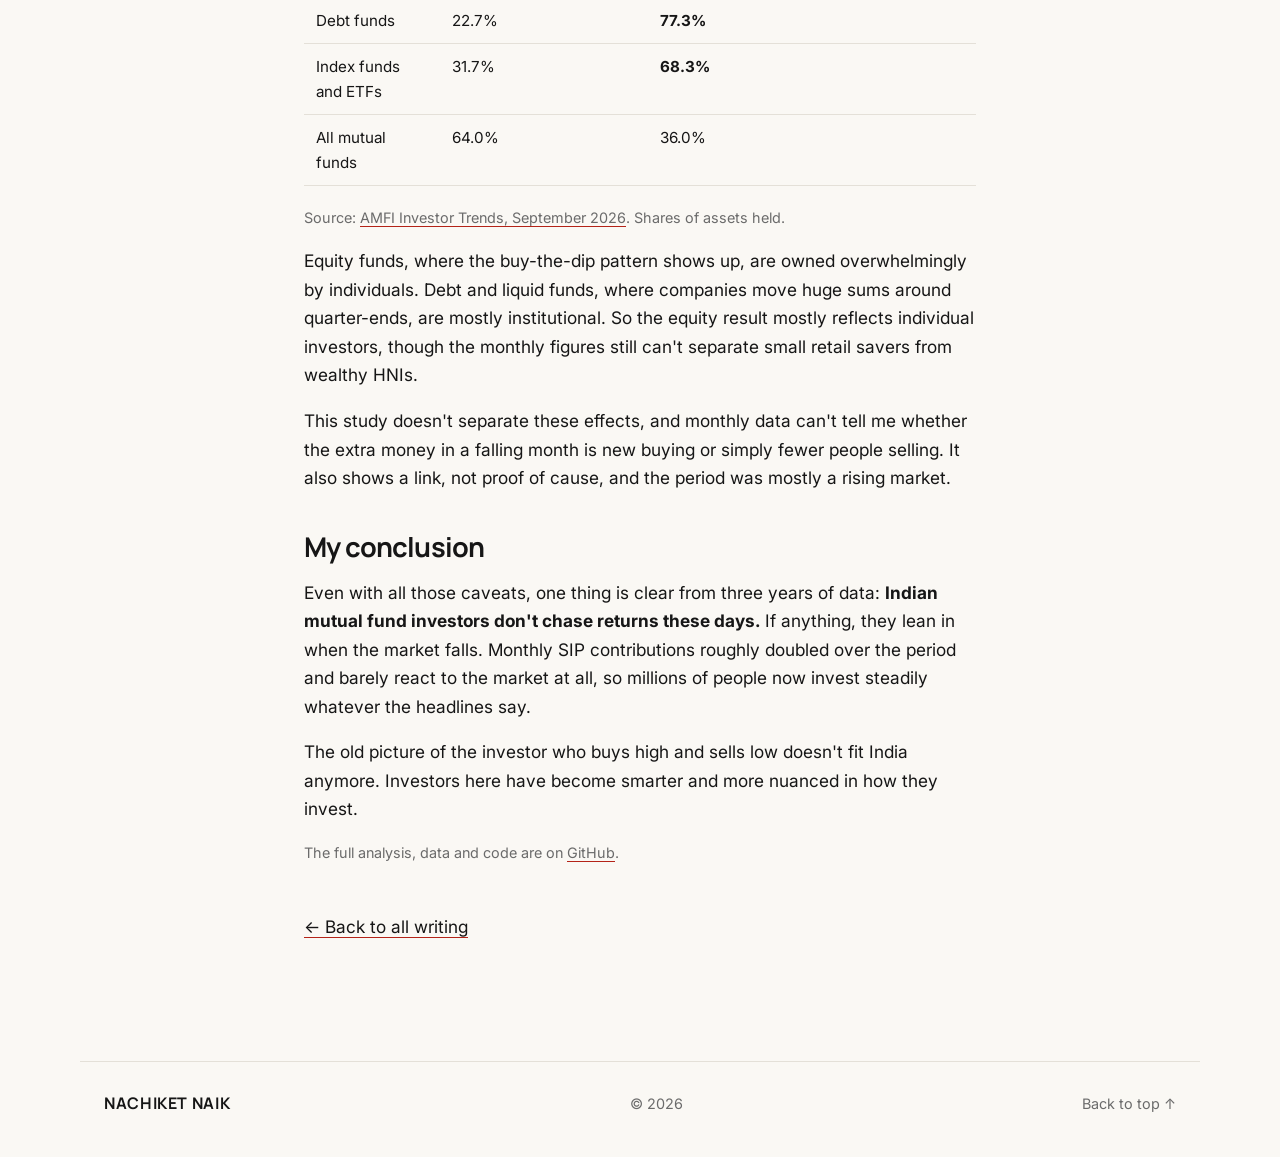
<file: posts/buy-the-dip.html>
<!DOCTYPE html>
<html lang="en">
<head>
  <meta charset="UTF-8">
  <meta name="viewport" content="width=device-width, initial-scale=1.0">
  <link rel="icon" type="image/png" sizes="32x32" href="../images/favicon-32.png">
  <link rel="apple-touch-icon" href="../images/apple-touch-icon.png">
  <title>Indian investors buy the dip | Nachiket Naik</title>
  <meta name="description" content="What 36 months of mutual fund data say about how Indian investors react when the market falls.">
  <meta property="og:type" content="article">
  <meta property="og:title" content="Indian investors buy the dip | Nachiket Naik">
  <meta property="og:description" content="What 36 months of mutual fund data say about how Indian investors react when the market falls.">
  <meta property="og:url" content="https://nachiketnaik-cmd.github.io/posts/buy-the-dip.html">
  <meta property="og:image" content="https://nachiketnaik-cmd.github.io/images/og-image.png">
  <meta property="og:image:width" content="1200">
  <meta property="og:image:height" content="630">
  <meta name="twitter:card" content="summary_large_image">
  <link rel="preconnect" href="https://fonts.googleapis.com">
  <link rel="preconnect" href="https://fonts.gstatic.com" crossorigin>
  <link rel="stylesheet" href="https://fonts.googleapis.com/css2?family=Inter:wght@400;500;600&family=Manrope:wght@400;500;600;700;800&display=swap">
  <link rel="stylesheet" href="../style.css?v=20261127">
  <script>document.documentElement.classList.add("js");</script>
</head>
<body>
  <a class="skip" href="#main">Skip to content</a>

  <header class="site-header">
    <div class="wrap header-inner">
      <a class="wordmark" href="../index.html">NACHIKET NAIK</a>
      <button class="menu-toggle" aria-label="Open menu" aria-expanded="false" aria-controls="nav">
        <span></span><span></span><span></span>
      </button>
      <nav class="nav" id="nav">
        <a href="../index.html">Home</a>
        <a href="../equity-research.html">Equity Research</a>
        <a href="../research.html">Research Papers</a>
        <a href="../writing.html" class="active">Writing</a>
        <a href="../index.html#contact" class="nav-cta">Contact</a>
      </nav>
    </div>
  </header>

  <main id="main">
    <article class="wrap post">
      <p class="label">25 Nov 2026</p>
      <h1>Indian investors buy the dip</h1>
      <p class="post-sub">What 36 months of mutual fund data say about how we react when the market falls</p>

      <p>
        There's a common story about retail investors: they pile in when markets are rising and
        panic when they fall. It's called return chasing, and it's meant to explain why ordinary
        investors so often buy high and sell low.
      </p>
      <p>
        I wanted to check whether that story holds for Indian mutual fund investors, so I collected
        three years of data and tested it. The answer surprised me. Indian investors seem to do the
        opposite.
      </p>

      <h2>The data</h2>
      <p>
        Every month, AMFI (the industry body for Indian mutual funds) publishes how much money flowed
        into and out of each type of fund. I downloaded 36 of these reports, from October 2023 to
        September 2026, and matched them with the Nifty 50's return for each month. Then I asked a
        simple question: when the market has a bad month, do equity funds get less money, or more?
      </p>

      <h2>What I found</h2>
      <p>
        More. In the 17 months when the Nifty fell, equity funds took in an average of
        <strong>Rs 32,329 crore</strong>. In the 19 months when it rose, they took in
        <strong>Rs 27,390 crore</strong>.
      </p>
      <p>
        A regression puts a number on it. Each <strong>1% fall</strong> in the Nifty went with about
        <strong>Rs 733 crore more</strong> flowing into equity funds that same month. For a 5% fall,
        that's roughly Rs 3,700 crore extra, about 12% more than an average month.
      </p>
      <p>The biggest falls make the point clearly:</p>

      <div class="table-wrap">
        <table>
          <thead>
            <tr><th>Month</th><th>Nifty return</th><th>Equity net inflow</th></tr>
          </thead>
          <tbody>
            <tr><td>March 2026</td><td>−11.3%</td><td>Rs 40,450 cr</td></tr>
            <tr><td>October 2024</td><td>−6.2%</td><td>Rs 41,887 cr</td></tr>
            <tr><td>September 2026</td><td>−6.1%</td><td>Rs 38,307 cr</td></tr>
          </tbody>
        </table>
      </div>

      <p>
        Three of the four largest falls in the period came with some of the largest inflows.
        October 2024 was the second-biggest inflow month of all 36.
      </p>

      <h2>Is it real, or a fluke?</h2>
      <p>With only 36 months of data, I didn't want to trust one regression, so I ran two checks.</p>
      <ul>
        <li>
          <strong>Flows are "sticky":</strong> a strong month tends to follow a strong month, which
          can make a result look more certain than it is. Adding last month's flow to the model
          didn't change the answer, and the effect stayed significant.
        </li>
        <li>
          <strong>One unusual month can drive everything.</strong> I re-ran the regression 36 times,
          leaving out a different month each time. The effect was negative every single time.
        </li>
      </ul>
      <p>
        I also checked timing. The reaction happens in the <strong>same month</strong> as the fall.
        Last month's return adds very little once you know this month's. Investors aren't waiting to
        see what happens; they react quickly.
      </p>

      <h2>How much of the money comes through SIPs?</h2>
      <p>
        A large and growing share of the money entering equity funds arrives through SIPs: fixed
        amounts invested every month, whatever the market is doing.
      </p>

      <div class="table-wrap">
        <table>
          <thead>
            <tr><th></th><th>Oct 2023</th><th>Sep 2026</th><th>All 36 months</th></tr>
          </thead>
          <tbody>
            <tr><td>Monthly SIP contributions</td><td>Rs 16,928 cr</td><td>Rs 32,490 cr</td><td>Rs 9.38 lakh cr</td></tr>
            <tr><td>Gross inflows into equity funds</td><td>Rs 43,805 cr</td><td>Rs 74,832 cr</td><td>Rs 23.1 lakh cr</td></tr>
            <tr><td>SIP as a share of equity inflows</td><td>39%</td><td>43%</td><td><strong>about 41%</strong></td></tr>
          </tbody>
        </table>
      </div>
      <p class="note">SIP figures cover SIPs into all fund types, not only equity funds, so the share is an upper estimate.</p>

      <p>
        SIP contributions almost doubled over the period and barely moved with the market. Roughly
        two of every five rupees entering equity funds now come from investors on autopilot.
      </p>

      <h2>The market is only one part of the story</h2>
      <p>
        Money moves in and out of mutual funds for many reasons, and the market's monthly return is
        only one of them. Market returns explain about a fifth of the month-to-month swings in equity
        flows. The other four-fifths come from elsewhere.
      </p>
      <p>
        "Investors pour money in when the Nifty falls" is one possible explanation for the pattern,
        but it's not the only one. Other forces could be at work too:
      </p>
      <ul>
        <li>
          <strong>Macroeconomic factors</strong> such as interest rates, inflation, salary cycles and
          changes in tax rules.
        </li>
        <li>
          <strong>Regional and local factors.</strong> Mutual fund money is concentrated in a few
          places. Maharashtra alone holds about <strong>37%</strong> of the industry's assets, Delhi
          <strong>15%</strong>, and Gujarat and Karnataka about <strong>7%</strong> each, so
          conditions in these states can move the national numbers. Local events matter too. A
          cyclone on the east coast, for example, might push families to withdraw their savings to
          rebuild homes, recover lost land or repair damage.
        </li>
      </ul>

      <p>
        <strong>The data is also mixed.</strong> AMFI's monthly flow figures don't come only from
        retail investors. High-net-worth (HNI) and ultra-high-net-worth (UHNI) individuals, large
        funds and companies also hold a mix of equity, debt and liquid funds, and their buying and
        selling shows up in the same totals. But who owns what differs a lot by fund type:
      </p>

      <div class="table-wrap">
        <table>
          <thead>
            <tr><th>Fund type</th><th>Held by individuals (retail and HNI)</th><th>Held by institutions (companies, banks, financial institutions)</th></tr>
          </thead>
          <tbody>
            <tr><td>Equity funds</td><td><strong>90.5%</strong></td><td>9.5%</td></tr>
            <tr><td>Hybrid funds</td><td>79.1%</td><td>20.9%</td></tr>
            <tr><td>Debt funds</td><td>22.7%</td><td><strong>77.3%</strong></td></tr>
            <tr><td>Index funds and ETFs</td><td>31.7%</td><td><strong>68.3%</strong></td></tr>
            <tr><td>All mutual funds</td><td>64.0%</td><td>36.0%</td></tr>
          </tbody>
        </table>
      </div>
      <p class="note">Source: <a href="https://www.amfiindia.com/uploads/AMFI_Investor_Trends_Sep2026_8c485d02e7.pdf">AMFI Investor Trends, September 2026</a>. Shares of assets held.</p>

      <p>
        Equity funds, where the buy-the-dip pattern shows up, are owned overwhelmingly by
        individuals. Debt and liquid funds, where companies move huge sums around quarter-ends, are
        mostly institutional. So the equity result mostly reflects individual investors, though the
        monthly figures still can't separate small retail savers from wealthy HNIs.
      </p>
      <p>
        This study doesn't separate these effects, and monthly data can't tell me whether the extra
        money in a falling month is new buying or simply fewer people selling. It also shows a link,
        not proof of cause, and the period was mostly a rising market.
      </p>

      <h2>My conclusion</h2>
      <p>
        Even with all those caveats, one thing is clear from three years of data:
        <strong>Indian mutual fund investors don't chase returns these days.</strong> If anything,
        they lean in when the market falls. Monthly SIP contributions roughly doubled over the period
        and barely react to the market at all, so millions of people now invest steadily whatever the
        headlines say.
      </p>
      <p>
        The old picture of the investor who buys high and sells low doesn't fit India anymore.
        Investors here have become smarter and more nuanced in how they invest.
      </p>

      <p class="note">
        The full analysis, data and code are on
        <a href="https://github.com/nachiketnaik-cmd/Mutual-funds-flows-dashboard">GitHub</a>.
      </p>

      <p class="back"><a href="../writing.html#blog">&larr; Back to all writing</a></p>
    </article>
  </main>

  <footer class="wrap footer">
    <span class="wordmark">NACHIKET NAIK</span>
    <span>&copy; 2026</span>
    <a href="#main">Back to top ↑</a>
  </footer>

  <script src="../script.js?v=20261103"></script>
  <script data-goatcounter="https://nachiketnaik.goatcounter.com/count" async src="//gc.zgo.at/count.js"></script>
</body>
</html>
</file>
<file: style.css>
/* Site styles */

:root {
  --bg: #faf8f4;
  --ink: #161616;
  --muted: #6b6b6b;
  --line: #e4e0d8;
  --accent: #b42318;
  --cream: #f6efdf;
  --sage: #e6efe5;
  --lavender: #ecebf6;
  --peach: #f8e8e0;
  --sky: #e5eef6;
  --lavender-strong: #ddd6f5;
  --peach-strong: #f8d3c8;
  --sage-strong: #dbe9d8;
  --display: "Manrope", "Inter", sans-serif;
  --serif: "Manrope", "Inter", sans-serif;
  --sans: "Inter", system-ui, -apple-system, "Segoe UI", sans-serif;
}

* { box-sizing: border-box; }

html { scroll-behavior: smooth; }

body {
  margin: 0;
  background: var(--bg);
  color: var(--ink);
  font-family: var(--sans);
  font-size: 17px;
  line-height: 1.65;
  -webkit-font-smoothing: antialiased;
}

a { color: inherit; }

img { max-width: 100%; display: block; }

.wrap {
  max-width: 1120px;
  margin: 0 auto;
  padding: 0 24px;
}

.skip {
  position: absolute;
  left: -999px;
  top: 8px;
  background: var(--ink);
  color: #fff;
  padding: 8px 14px;
  z-index: 100;
}
.skip:focus { left: 8px; }

/* Header */

.site-header {
  position: sticky;
  top: 0;
  z-index: 50;
  background: rgba(250, 248, 244, 0.88);
  backdrop-filter: blur(10px);
  -webkit-backdrop-filter: blur(10px);
  border-bottom: 1px solid var(--line);
}

.header-inner {
  display: flex;
  align-items: center;
  justify-content: space-between;
  height: 68px;
}

.wordmark {
  font-family: var(--serif);
  font-weight: 700;
  font-size: 1.1rem;
  letter-spacing: 0.04em;
  text-decoration: none;
}
.wordmark span { color: var(--accent); }

.nav { display: flex; gap: 28px; align-items: center; }

.nav a {
  text-decoration: none;
  font-size: 0.95rem;
  color: var(--muted);
  transition: color 0.2s;
}
.nav a:hover { color: var(--ink); }

.nav .nav-cta {
  color: var(--ink);
  border: 1px solid var(--ink);
  border-radius: 999px;
  padding: 6px 16px;
}
.nav .nav-cta:hover { background: var(--ink); color: var(--bg); }

.menu-toggle {
  display: none;
  background: none;
  border: 0;
  padding: 8px;
  cursor: pointer;
}
.menu-toggle span {
  display: block;
  width: 22px;
  height: 2px;
  background: var(--ink);
  margin: 5px 0;
  transition: transform 0.2s, opacity 0.2s;
}
.menu-toggle[aria-expanded="true"] span:nth-child(1) { transform: translateY(7px) rotate(45deg); }
.menu-toggle[aria-expanded="true"] span:nth-child(2) { opacity: 0; }
.menu-toggle[aria-expanded="true"] span:nth-child(3) { transform: translateY(-7px) rotate(-45deg); }

/* Hero */

.hero {
  position: relative;
  padding: 72px 0 88px;
  background: #fff;
}

.hero-grid {
  display: grid;
  grid-template-columns: 1fr 1fr;
  gap: 48px;
  align-items: center;
}

.eyebrow, .label {
  font-size: 0.75rem;
  font-weight: 600;
  letter-spacing: 0.14em;
  text-transform: uppercase;
  color: var(--accent);
  margin: 0 0 16px;
}

.hero .eyebrow {
  color: var(--muted);
  letter-spacing: 0.22em;
  margin-bottom: 28px;
}

h1 {
  font-family: var(--display);
  font-weight: 800;
  font-size: clamp(4rem, 10vw, 8.5rem);
  line-height: 0.95;
  letter-spacing: -0.04em;
  margin: 0 0 40px;
}

.lede {
  font-family: var(--display);
  font-weight: 600;
  font-size: clamp(1.5rem, 2.8vw, 2rem);
  line-height: 1.25;
  letter-spacing: -0.01em;
  margin: 0 0 20px;
}

.intro {
  color: var(--muted);
  font-size: 1.1rem;
  max-width: 440px;
  margin: 0 0 32px;
}

.buttons { display: flex; flex-wrap: wrap; gap: 12px; }

.btn {
  display: inline-block;
  text-decoration: none;
  font-weight: 500;
  font-size: 0.95rem;
  padding: 12px 22px;
  border: 1px solid var(--ink);
  border-radius: 999px;
  transition: background 0.2s, color 0.2s, transform 0.2s;
}
.btn:hover { transform: translateY(-2px); background: var(--ink); color: var(--bg); }
.btn-dark { background: var(--ink); color: var(--bg); }
.btn-dark:hover { background: var(--accent); border-color: var(--accent); }

/* Photo with shapes behind it */

.hero-visual {
  position: relative;
  aspect-ratio: 1 / 1.05;
  max-width: 560px;
  width: 100%;
  justify-self: end;
}

.shape { position: absolute; display: block; }

.shape-arch {
  left: 0;
  bottom: 0;
  width: 62%;
  height: 82%;
  background: var(--lavender-strong);
  border-radius: 999px 999px 0 0;
}
.shape-circle {
  right: 0;
  top: 22%;
  width: 22%;
  aspect-ratio: 1;
  background: var(--peach-strong);
  border-radius: 50%;
}
.shape-quarter {
  right: 0;
  bottom: 0;
  width: 32%;
  aspect-ratio: 1;
  background: var(--sage-strong);
  border-radius: 100% 0 0 0;
}

.photo {
  position: absolute;
  left: 8%;
  top: 0;
  width: 78%;
  height: 94%;
  border-radius: 40% 14px 14px 14px / 30% 14px 14px 14px;
  overflow: hidden;
  background: #fff;
  display: grid;
  place-items: center;
  box-shadow: 0 30px 60px -40px rgba(0, 0, 0, 0.45);
}
.photo span {
  font-size: 0.8rem;
  letter-spacing: 0.16em;
  text-transform: uppercase;
  color: var(--muted);
}
.photo img { width: 100%; height: 100%; object-fit: cover; object-position: 50% 15%; }

.handnote {
  position: absolute;
  right: -4%;
  top: 4%;
  margin: 0;
  font-family: "Caveat", cursive;
  font-size: 1.35rem;
  line-height: 1.15;
  transform: rotate(6deg);
}
.handnote::after {
  content: "↗";
  display: block;
  font-size: 1.4rem;
  margin-top: 4px;
}

/* Timeline */

.timeline {
  list-style: none;
  margin: 0;
  padding: 0;
  position: relative;
}
.timeline::before {
  content: "";
  position: absolute;
  left: 116px;
  top: 8px;
  bottom: 8px;
  width: 1px;
  background: var(--line);
}
.timeline::after {
  content: "";
  position: absolute;
  left: 115.5px;
  top: 8px;
  width: 2px;
  height: calc((100% - 16px) * var(--progress, 0));
  background: var(--accent);
}
.timeline li.passed::before { background: var(--accent); }
.timeline li {
  position: relative;
  display: grid;
  grid-template-columns: 90px 1fr;
  gap: 52px;
  padding: 18px 0;
}
.timeline li::before {
  content: "";
  position: absolute;
  z-index: 1;
  left: 110px;
  top: 28px;
  width: 9px;
  height: 9px;
  border-radius: 50%;
  background: var(--bg);
  border: 2px solid var(--accent);
}
.t-year {
  font-family: var(--display);
  font-weight: 800;
  font-size: 1.5rem;
  letter-spacing: -0.02em;
  text-align: right;
}
.t-body h3 { margin-bottom: 4px; }
.t-body p { margin: 0; color: var(--muted); max-width: 640px; }

/* Stats */

.stats {
  display: grid;
  grid-template-columns: repeat(4, 1fr);
  gap: 16px;
  padding-top: 72px;
  padding-bottom: 24px;
}
.stat {
  border: 1px solid var(--line);
  border-radius: 18px;
  padding: 24px;
  background: #fff;
}
.stat strong {
  display: block;
  font-family: var(--serif);
  font-weight: 800;
  letter-spacing: -0.03em;
  font-size: clamp(2.4rem, 5vw, 3.4rem);
  line-height: 1;
  margin-bottom: 10px;
}
.stat span { color: var(--muted); font-size: 0.92rem; line-height: 1.4; display: block; }

/* Band */

.band {
  margin-top: 72px;
  border-top: 1px solid var(--line);
  border-bottom: 1px solid var(--line);
  padding: 22px 0;
  overflow: hidden;
  -webkit-mask-image: linear-gradient(90deg, transparent, #000 8%, #000 92%, transparent);
  mask-image: linear-gradient(90deg, transparent, #000 8%, #000 92%, transparent);
}
.band-track {
  display: flex;
  width: max-content;
  animation: band-scroll 32s linear infinite;
}
.band:hover .band-track { animation-play-state: paused; }
.band-list {
  display: flex;
  flex-shrink: 0;
  list-style: none;
  margin: 0;
  padding: 0;
}
.band-list li {
  display: flex;
  align-items: center;
  font-family: var(--display);
  font-weight: 700;
  font-size: clamp(1.15rem, 2.4vw, 1.6rem);
  letter-spacing: -0.02em;
  white-space: nowrap;
}
.band-list li::after {
  content: "";
  width: 8px;
  height: 8px;
  border-radius: 50%;
  background: var(--accent);
  margin: 0 40px;
}
@keyframes band-scroll {
  to { transform: translateX(-50%); }
}

/* Sections */

.section { padding-top: 96px; }

.section-head {
  display: flex;
  align-items: baseline;
  gap: 18px;
  margin-bottom: 40px;
  border-bottom: 1px solid var(--line);
  padding-bottom: 18px;
}
.num {
  font-family: var(--serif);
  color: var(--accent);
  font-size: 1.1rem;
}
h2 {
  font-family: var(--serif);
  font-weight: 700;
  font-size: clamp(2rem, 4.5vw, 3rem);
  line-height: 1.05;
  letter-spacing: -0.03em;
  margin: 0;
}

h3 {
  font-family: var(--serif);
  font-weight: 700;
  font-size: 1.45rem;
  line-height: 1.25;
  margin: 0 0 6px;
}
h3 a { text-decoration: none; }
h3 a:hover { text-decoration: underline; text-decoration-color: var(--accent); text-underline-offset: 4px; }

.tags { display: flex; flex-wrap: wrap; gap: 8px; margin: 16px 0 0; }
.tags span {
  font-size: 0.7rem;
  font-weight: 600;
  letter-spacing: 0.1em;
  text-transform: uppercase;
  border: 1px solid var(--line);
  background: rgba(255, 255, 255, 0.6);
  border-radius: 999px;
  padding: 4px 10px;
  color: var(--muted);
}

/* Experience chapters */

.chapter {
  display: grid;
  grid-template-columns: 200px 1fr;
  gap: 32px;
  padding: 32px 0;
  border-bottom: 1px solid var(--line);
}
.chapter:last-child { border-bottom: 0; }
.chapter-meta { display: flex; flex-direction: column; gap: 4px; }
.chapter-no {
  font-size: 0.75rem;
  font-weight: 600;
  letter-spacing: 0.14em;
  text-transform: uppercase;
  color: var(--accent);
}
.dates { color: var(--muted); font-size: 0.95rem; }
.role { color: var(--muted); margin: 0 0 12px; }
.chapter-body p { margin-top: 0; }
.chapter-body a { text-decoration-color: var(--accent); text-underline-offset: 3px; }

/* Cards */

.cards {
  display: grid;
  grid-template-columns: repeat(2, 1fr);
  gap: 20px;
  align-items: start;
}
.cards-masonry {
  display: block;
  columns: 2;
  column-gap: 20px;
}
.cards-masonry .card {
  break-inside: avoid;
  margin-bottom: 20px;
}
.cards-3 { grid-template-columns: repeat(3, 1fr); }

.card {
  border-radius: 22px;
  padding: 28px;
  border: 1px solid rgba(0, 0, 0, 0.05);
  transition: transform 0.25s, box-shadow 0.25s;
}
.card:hover { transform: translateY(-4px); box-shadow: 0 24px 50px -32px rgba(0, 0, 0, 0.35); }
.card p { margin: 0; }
.card .tags { margin-top: 16px; }
.section > .card + .card { margin-top: 20px; }
.card .findings {
  margin: 14px 0 0;
  padding-left: 18px;
  font-size: 0.95rem;
}
.card .findings li { margin-bottom: 6px; }
.tags .code-link {
  margin-left: auto;
  align-self: center;
  font-size: 0.8rem;
  color: var(--muted);
  text-decoration: none;
}
.tags .code-link:hover { color: var(--ink); text-decoration: underline; }
.card img {
  border-radius: 12px;
  border: 1px solid rgba(0, 0, 0, 0.06);
  margin-bottom: 20px;
  background: #fff;
}
.card .label { margin-bottom: 14px; }
.card-link { text-decoration: none; display: block; }
.card-link h3::after { content: " →"; color: var(--accent); }

.tint-cream { background: var(--cream); }
.tint-sage { background: var(--sage); }
.tint-lavender { background: var(--lavender); }
.tint-peach { background: var(--peach); }
.tint-sky { background: var(--sky); }

/* Research list */

.list { border-top: 1px solid var(--line); }
.row {
  display: grid;
  grid-template-columns: 140px 1fr 90px;
  gap: 24px;
  align-items: baseline;
  padding: 22px 0;
  border-bottom: 1px solid var(--line);
  text-decoration: none;
  transition: padding 0.25s, background 0.25s;
}
.row:hover { padding-left: 12px; background: #fff; }
.row-tag {
  font-size: 0.72rem;
  font-weight: 600;
  letter-spacing: 0.12em;
  text-transform: uppercase;
  color: var(--accent);
}
.row-title { font-family: var(--serif); font-weight: 600; font-size: 1.2rem; line-height: 1.35; }
.row-date { color: var(--muted); text-align: right; font-size: 0.95rem; }

.more { margin-top: 24px; display: flex; gap: 24px; flex-wrap: wrap; }
.more a { text-decoration-color: var(--accent); text-underline-offset: 4px; }

/* Contact */

.big {
  font-family: var(--serif);
  font-weight: 600;
  letter-spacing: -0.02em;
  font-size: clamp(1.6rem, 4vw, 2.6rem);
  line-height: 1.2;
  max-width: 820px;
  margin: 0 0 32px;
}

/* Footer */

.footer {
  display: flex;
  justify-content: space-between;
  align-items: center;
  gap: 16px;
  margin-top: 120px;
  padding-top: 28px;
  padding-bottom: 40px;
  border-top: 1px solid var(--line);
  color: var(--muted);
  font-size: 0.9rem;
}
.footer .wordmark { color: var(--ink); font-size: 1rem; }
.footer a { text-decoration: none; }
.footer a:hover { color: var(--ink); }


/* Inner pages */

.nav a.active { color: var(--ink); font-weight: 600; }

.page-hero {
  background: #fff;
  padding: 80px 0 64px;
  border-bottom: 1px solid var(--line);
}
.page-hero .eyebrow { color: var(--muted); letter-spacing: 0.22em; margin-bottom: 20px; }
.page-hero h1 { font-size: clamp(3rem, 8vw, 6rem); margin-bottom: 20px; }
.page-hero .lede { color: var(--muted); font-weight: 500; margin: 0; }

.page-hero + .section { padding-top: 64px; }

.post-list { list-style: none; margin: 18px 0 0; padding: 0; }
.post-list li {
  display: flex;
  justify-content: space-between;
  gap: 12px;
  padding: 10px 0;
  border-top: 1px solid rgba(0, 0, 0, 0.08);
}
.post-list a { font-family: var(--serif); font-weight: 600; text-decoration-color: var(--accent); text-underline-offset: 3px; }
.post-list .date { color: var(--muted); font-size: 0.9rem; white-space: nowrap; }

.post { max-width: 720px; padding-top: 72px; }
.post h1 { font-size: clamp(2.6rem, 7vw, 4.5rem); margin-bottom: 32px; }
.post h2 { font-size: 1.7rem; margin: 40px 0 12px; }
.post p { font-size: 1.08rem; }
.post .back { margin-top: 48px; }
.post .post-sub { color: var(--muted); font-size: 1.2rem; margin: -16px 0 36px; }
.post ul { padding-left: 20px; }
.post li { margin-bottom: 10px; font-size: 1.05rem; }
.post .note { color: var(--muted); font-size: 0.9rem; margin-top: 8px; }
.post .note a, .post p a { text-decoration-color: var(--accent); text-underline-offset: 3px; }
.table-wrap { overflow-x: auto; margin: 20px 0; }
.post table { width: 100%; border-collapse: collapse; font-size: 0.95rem; }
.post th, .post td { text-align: left; padding: 10px 12px; border-bottom: 1px solid var(--line); vertical-align: top; }
.post th { font-weight: 600; background: #fff; }
.post .back a { text-decoration-color: var(--accent); text-underline-offset: 4px; }

/* Motion */

.js .reveal {
  opacity: 0;
  transform: translateY(24px);
  transition: opacity 0.7s ease, transform 0.7s ease;
}
.js .reveal.in { opacity: 1; transform: none; }


@media (prefers-reduced-motion: reduce) {
  html { scroll-behavior: auto; }
  .js .reveal { opacity: 1; transform: none; transition: none; }
  .band { -webkit-mask-image: none; mask-image: none; }
  .band-track { animation: none; width: auto; justify-content: center; }
  .band-list { flex-wrap: wrap; flex-shrink: 1; justify-content: center; row-gap: 8px; padding: 0 16px; }
  .band-list[aria-hidden="true"], .band-list li:nth-child(n+5) { display: none; }
  .band-list li::after { display: none; }
}

/* Tablet */

@media (max-width: 900px) {
  .hero-grid { grid-template-columns: 1fr; gap: 48px; }
  .hero-visual { justify-self: center; max-width: 460px; }
  .stats { grid-template-columns: repeat(2, 1fr); }
  .cards-3 { grid-template-columns: 1fr; }
}

/* Phone */

@media (max-width: 720px) {
  .wrap { padding: 0 16px; }
  .menu-toggle { display: block; }
  .nav {
    display: none;
    position: absolute;
    top: 68px;
    left: 0;
    right: 0;
    flex-direction: column;
    align-items: flex-start;
    gap: 0;
    background: var(--bg);
    border-bottom: 1px solid var(--line);
    padding: 8px 16px 20px;
  }
  .nav.open { display: flex; }
  .nav a { padding: 12px 0; width: 100%; font-size: 1.05rem; color: var(--ink); }
  .nav .nav-cta { border: 0; padding: 12px 0; border-radius: 0; }
  .nav .nav-cta:hover { background: none; color: var(--accent); }

  .hero { padding: 48px 0 64px; }
  .handnote { font-size: 1.1rem; right: 0; }
  .timeline::before { left: 64px; }
  .timeline::after { left: 63.5px; }
  .timeline li { grid-template-columns: 48px 1fr; gap: 36px; }
  .timeline li::before { left: 58px; top: 25px; }
  .t-year { font-size: 1.05rem; }
  .stats { padding-top: 48px; gap: 12px; }
  .band { margin-top: 48px; padding: 16px 0; }
  .band-list li::after { margin: 0 24px; }
  .stat { padding: 18px; }
  .section { padding-top: 72px; }
  .chapter { grid-template-columns: 1fr; gap: 8px; }
  .chapter-meta { flex-direction: row; justify-content: space-between; }
  .cards { grid-template-columns: 1fr; }
  .cards-masonry { columns: 1; }
  .card { padding: 22px; }
  .row { grid-template-columns: 1fr; gap: 4px; }
  .row-date { text-align: left; }
  .row:hover { padding-left: 0; }
  .page-hero { padding: 48px 0 40px; }
  .post { padding-top: 48px; }
  .footer { flex-direction: column; align-items: flex-start; margin-top: 80px; }
}
</file>
